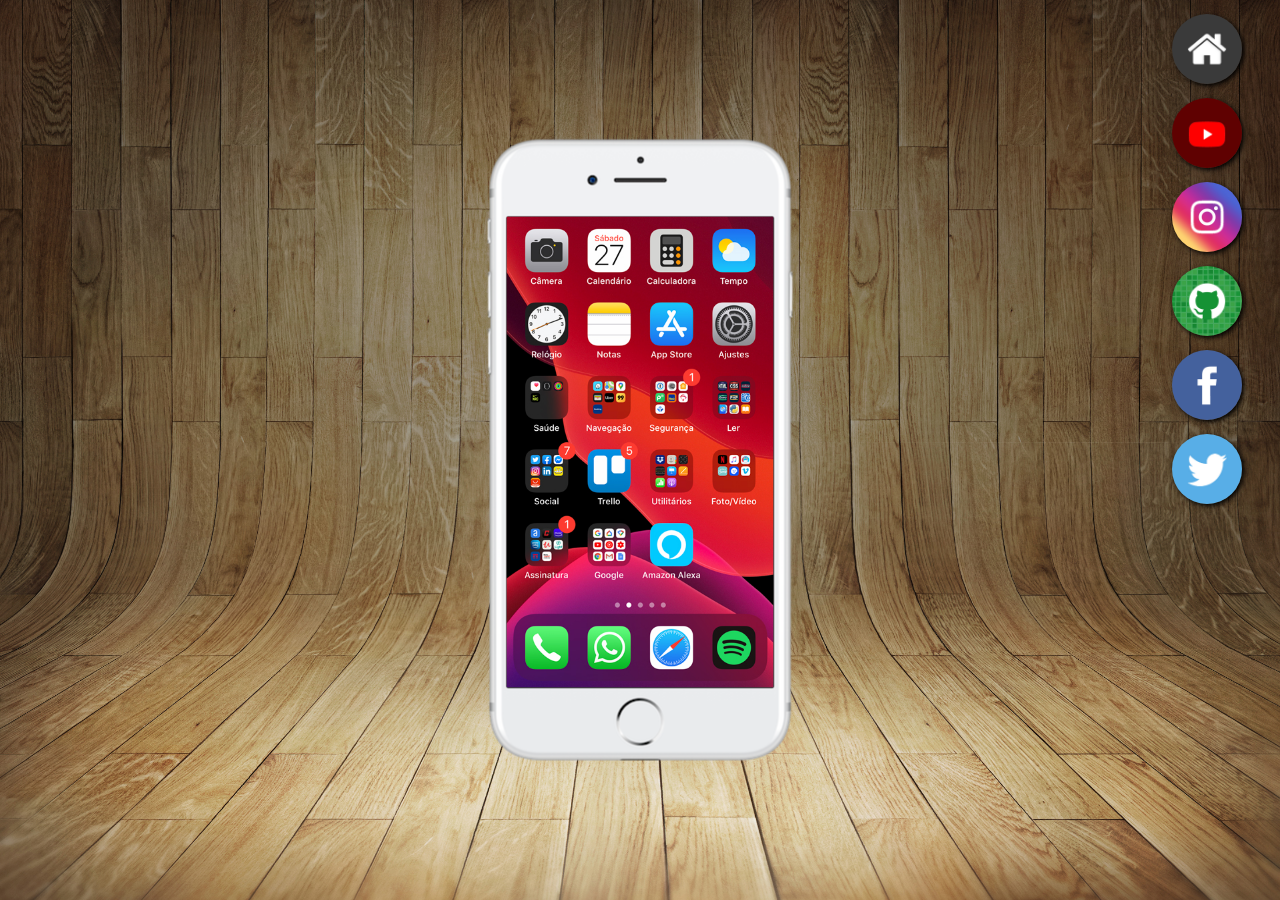
<file: index.html>
<!DOCTYPE html>
<html lang="pt-br">
<head>
    <meta charset="UTF-8">
    <meta http-equiv="X-UA-Compatible" content="IE=edge">
    <meta name="viewport" content="width=device-width, initial-scale=1.0">
    <title>Projeto Redes Sociais</title>
    <link rel="shortcut icon" href="favicon.ico" type="image/x-icon">
    <link rel="stylesheet" href="estilos/style.css">
</head>
<body>
    <main>
        <section id="telefone">
            <iframe src="home.html" name="tela" id="tela" frameborder="0">
                Seu nabegador não é compatível com isso.
            </iframe>
        </section>

        <section id="redes-sociais">
            <a href="home.html" target="tela"><img src="imagens/logo-home.jpg" alt=""></a>

            <a href="./telas/youtube.html" target="tela"><img src="imagens/logo-youtube.jpg" alt=""></a>

            <a href="./telas/instagram.html" target="tela"><img src="imagens/logo-instagram.jpg" alt=""></a>

            <a href="./telas/github.html" target="tela"><img src="imagens/logo-github.jpg" alt=""></a>

            <a href="./telas/facebook.html" target="tela"><img src="imagens/logo-facebook.jpg" alt=""></a>

            <a href="./telas/twitter.html" target="tela"><img src="imagens/logo-twitter.jpg" alt=""></a>
        </section>

        <section id="botao-home">
            <a href="home.html" target="tela">
                <img src="imagens/botao-home.png" alt="">
            </a>
        </section>
    </main>
</body>
</html>
</file>
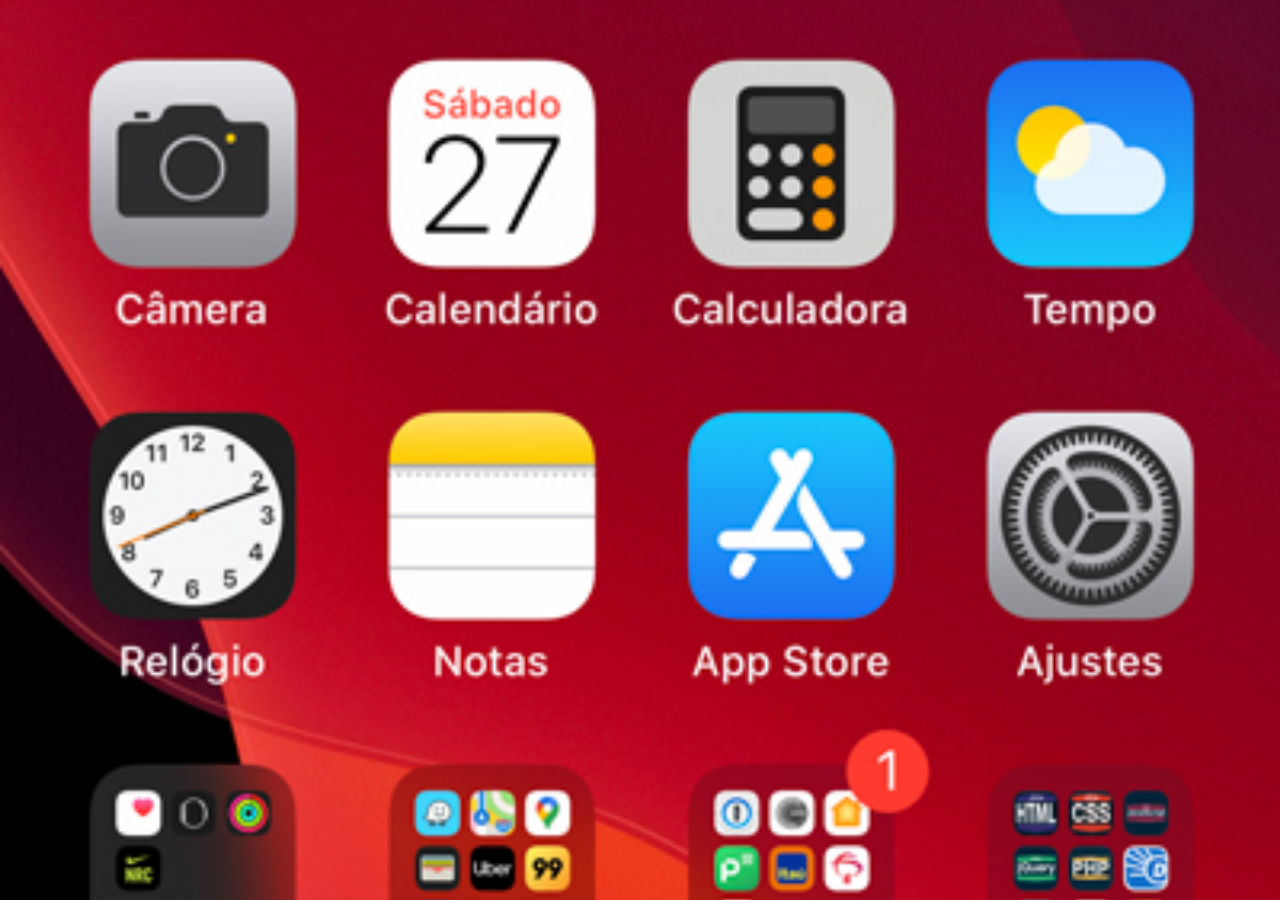
<file: home.html>
<!DOCTYPE html>
<html lang="pt-br">
<head>
    <meta charset="UTF-8">
    <meta http-equiv="X-UA-Compatible" content="IE=edge">
    <meta name="viewport" content="width=device-width, initial-scale=1.0">
    <title>Home</title>
    <style>
        * {
            padding: 0px;
            margin: 0px;
        }

        body {
            width: 100vw;
            height: 100vh;
            background: url('imagens/tela-home.jpg') no-repeat top center;
            background-size: cover;
        }
    </style>
</head>
<body>
    
</body>
</html>
</file>
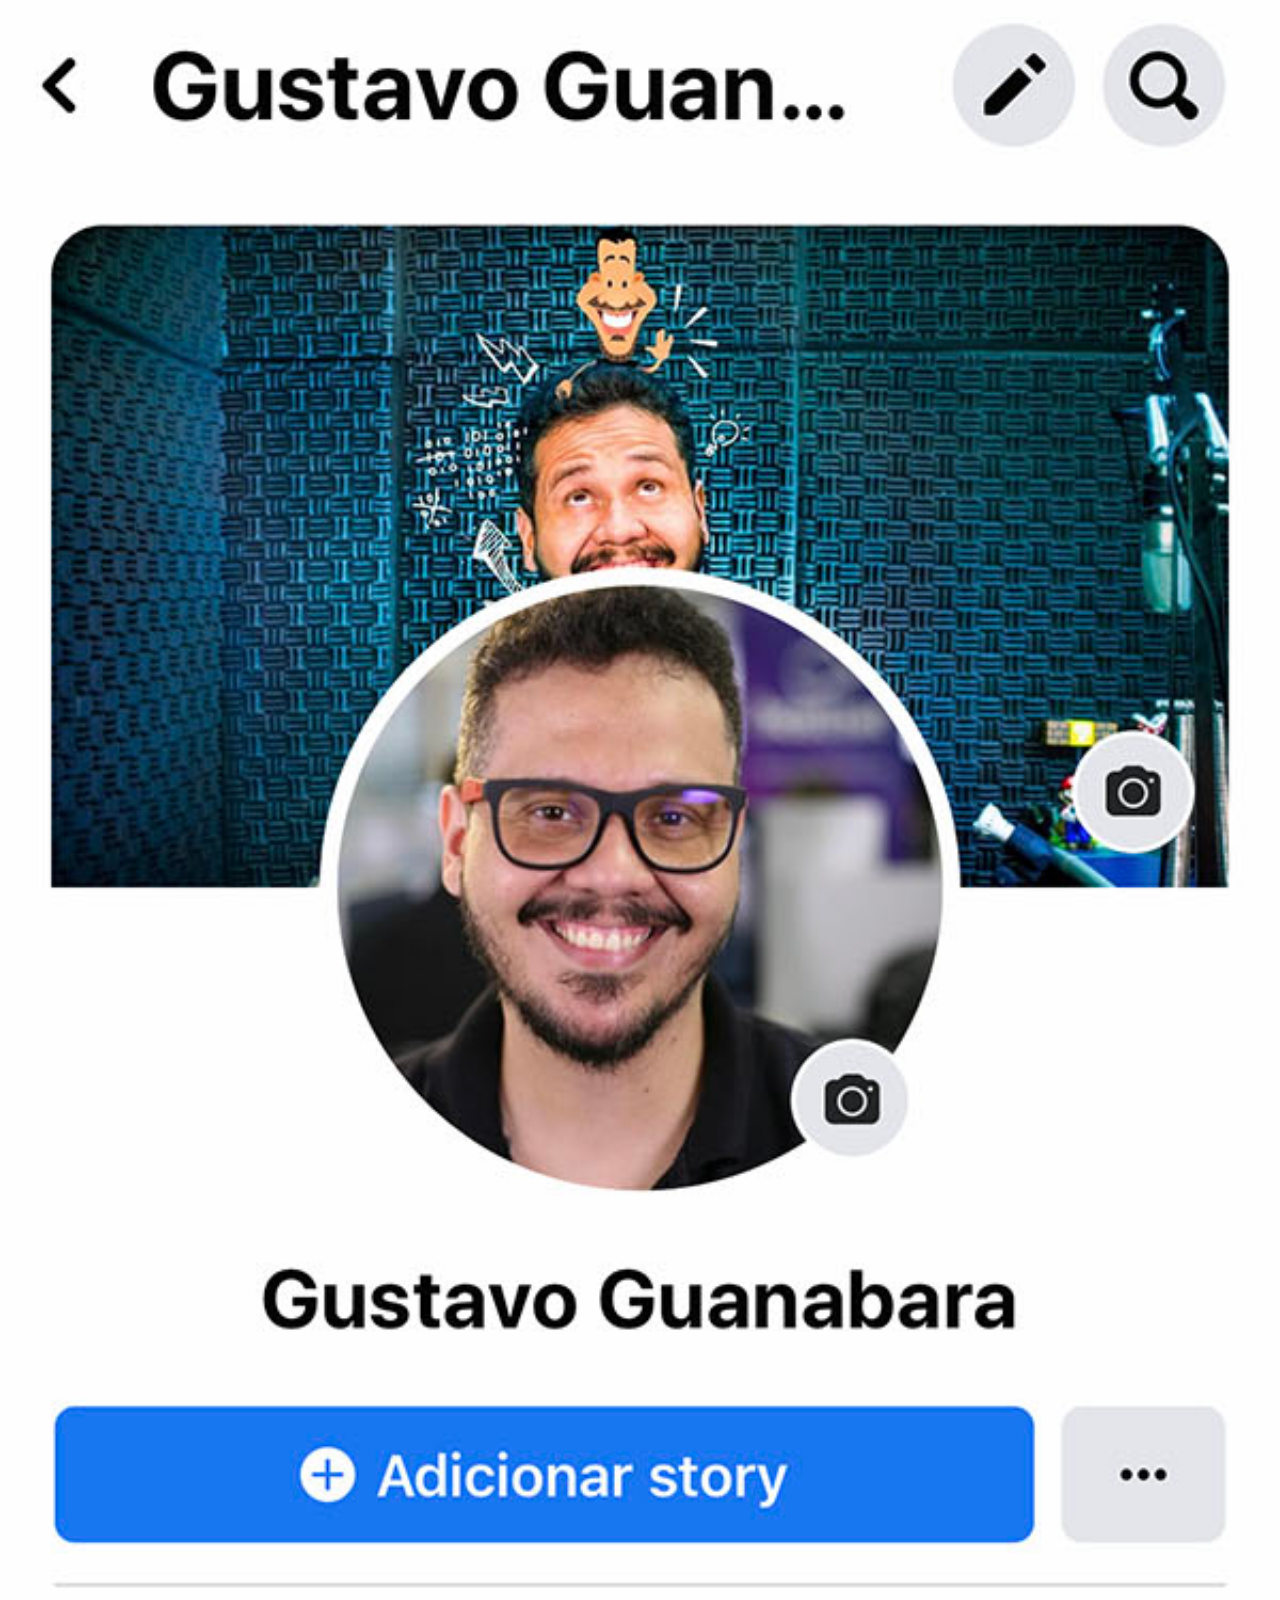
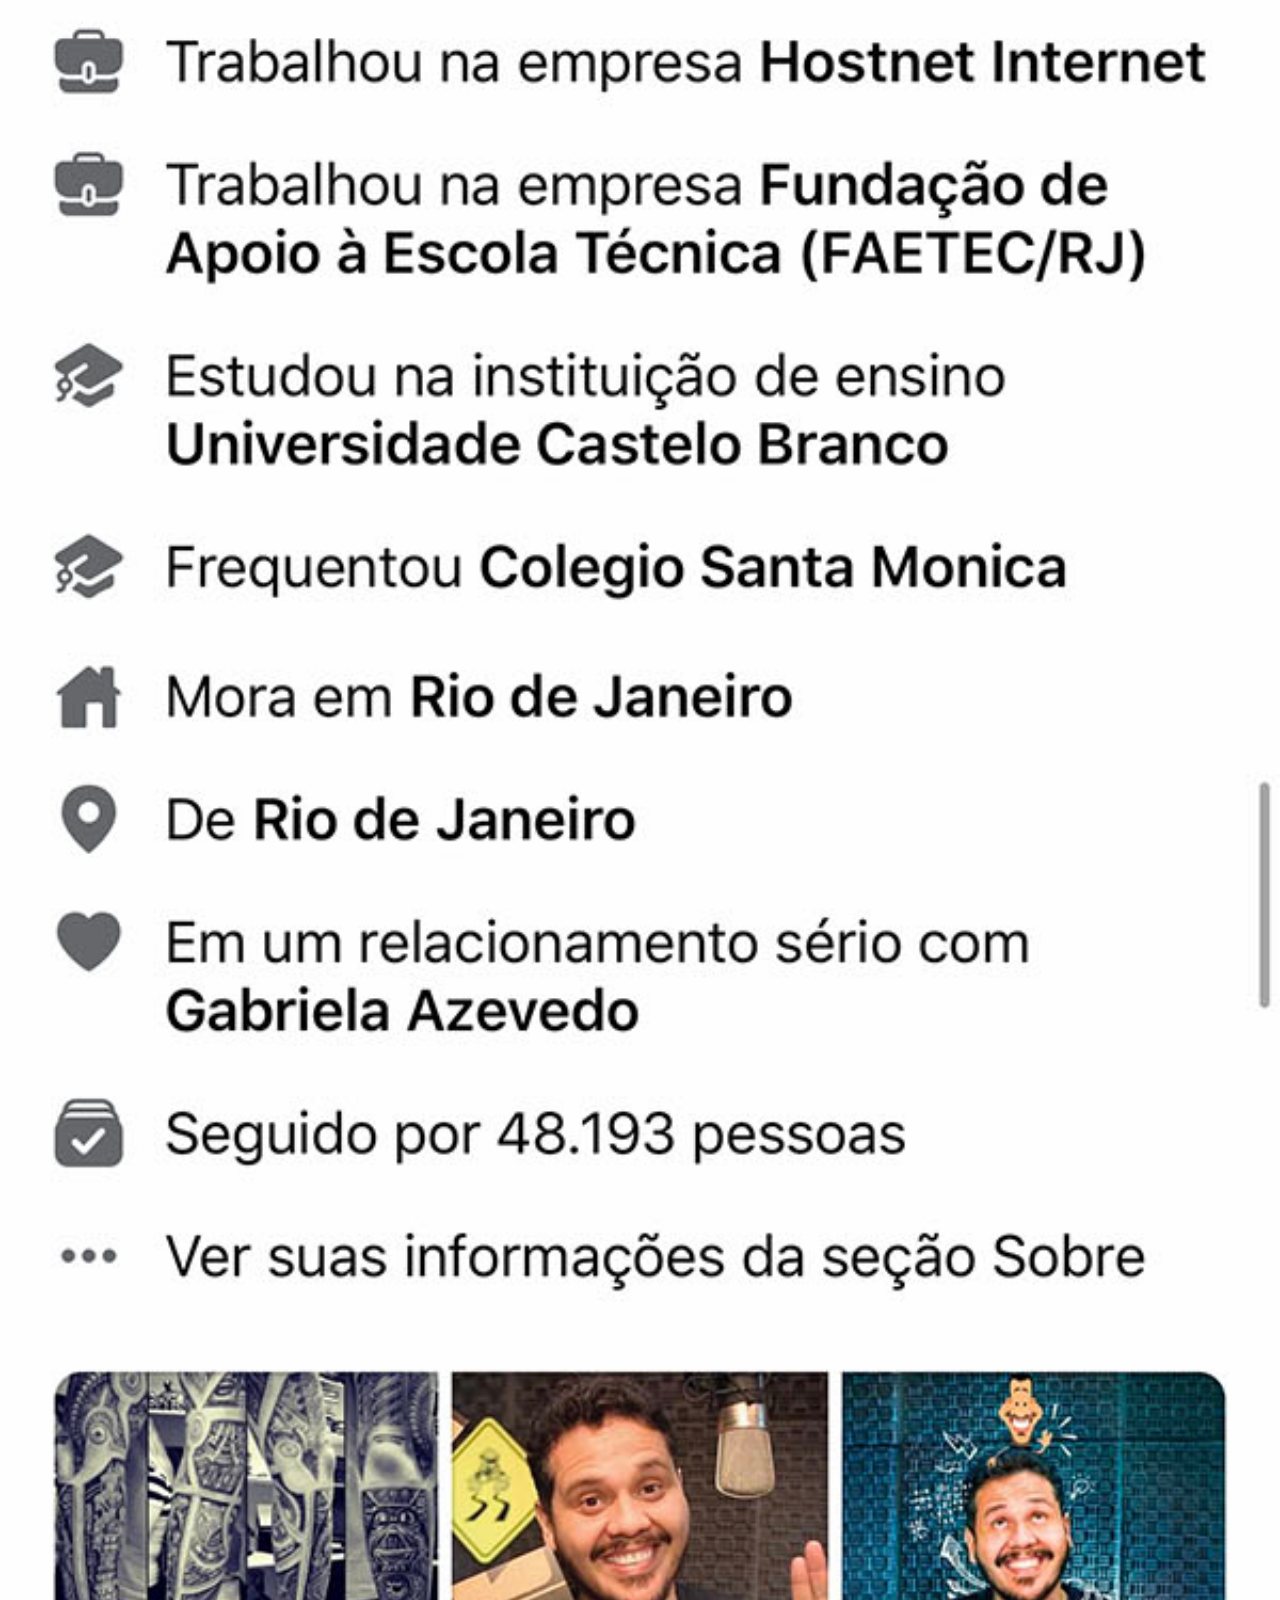
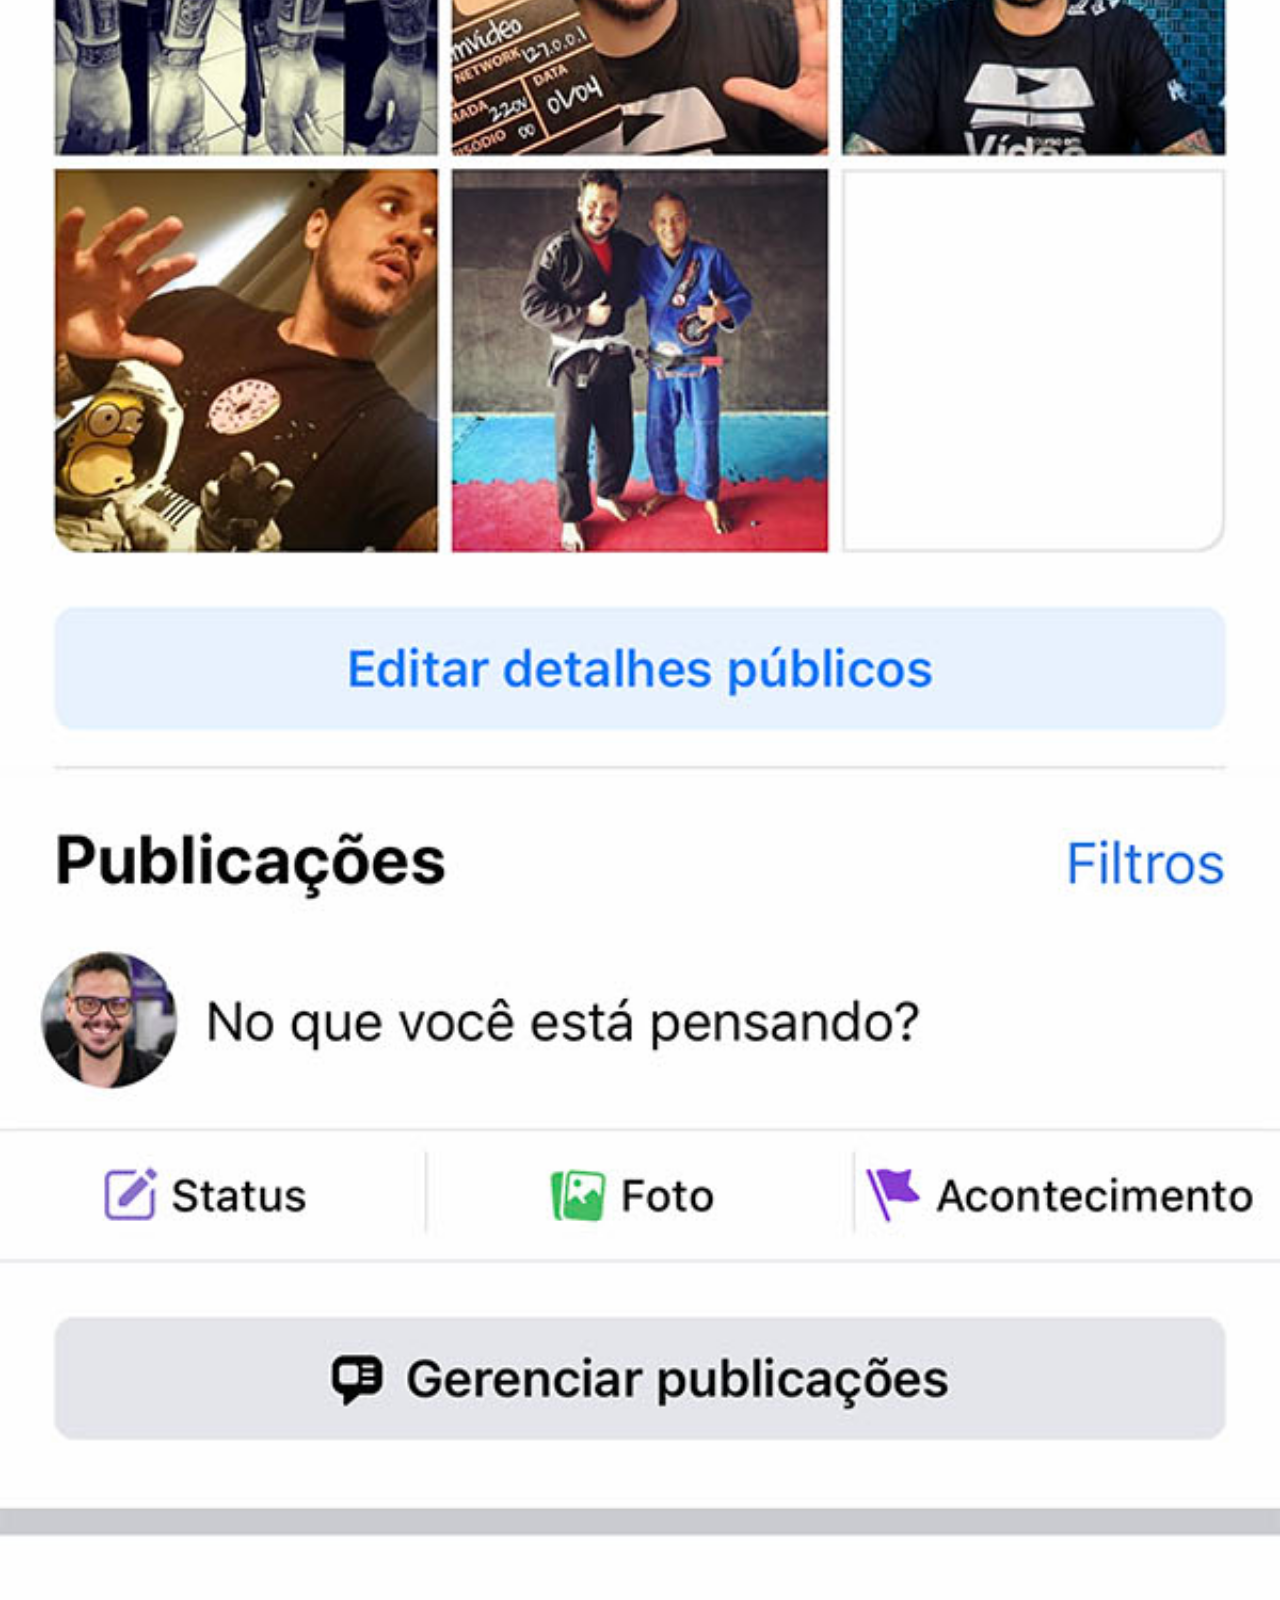
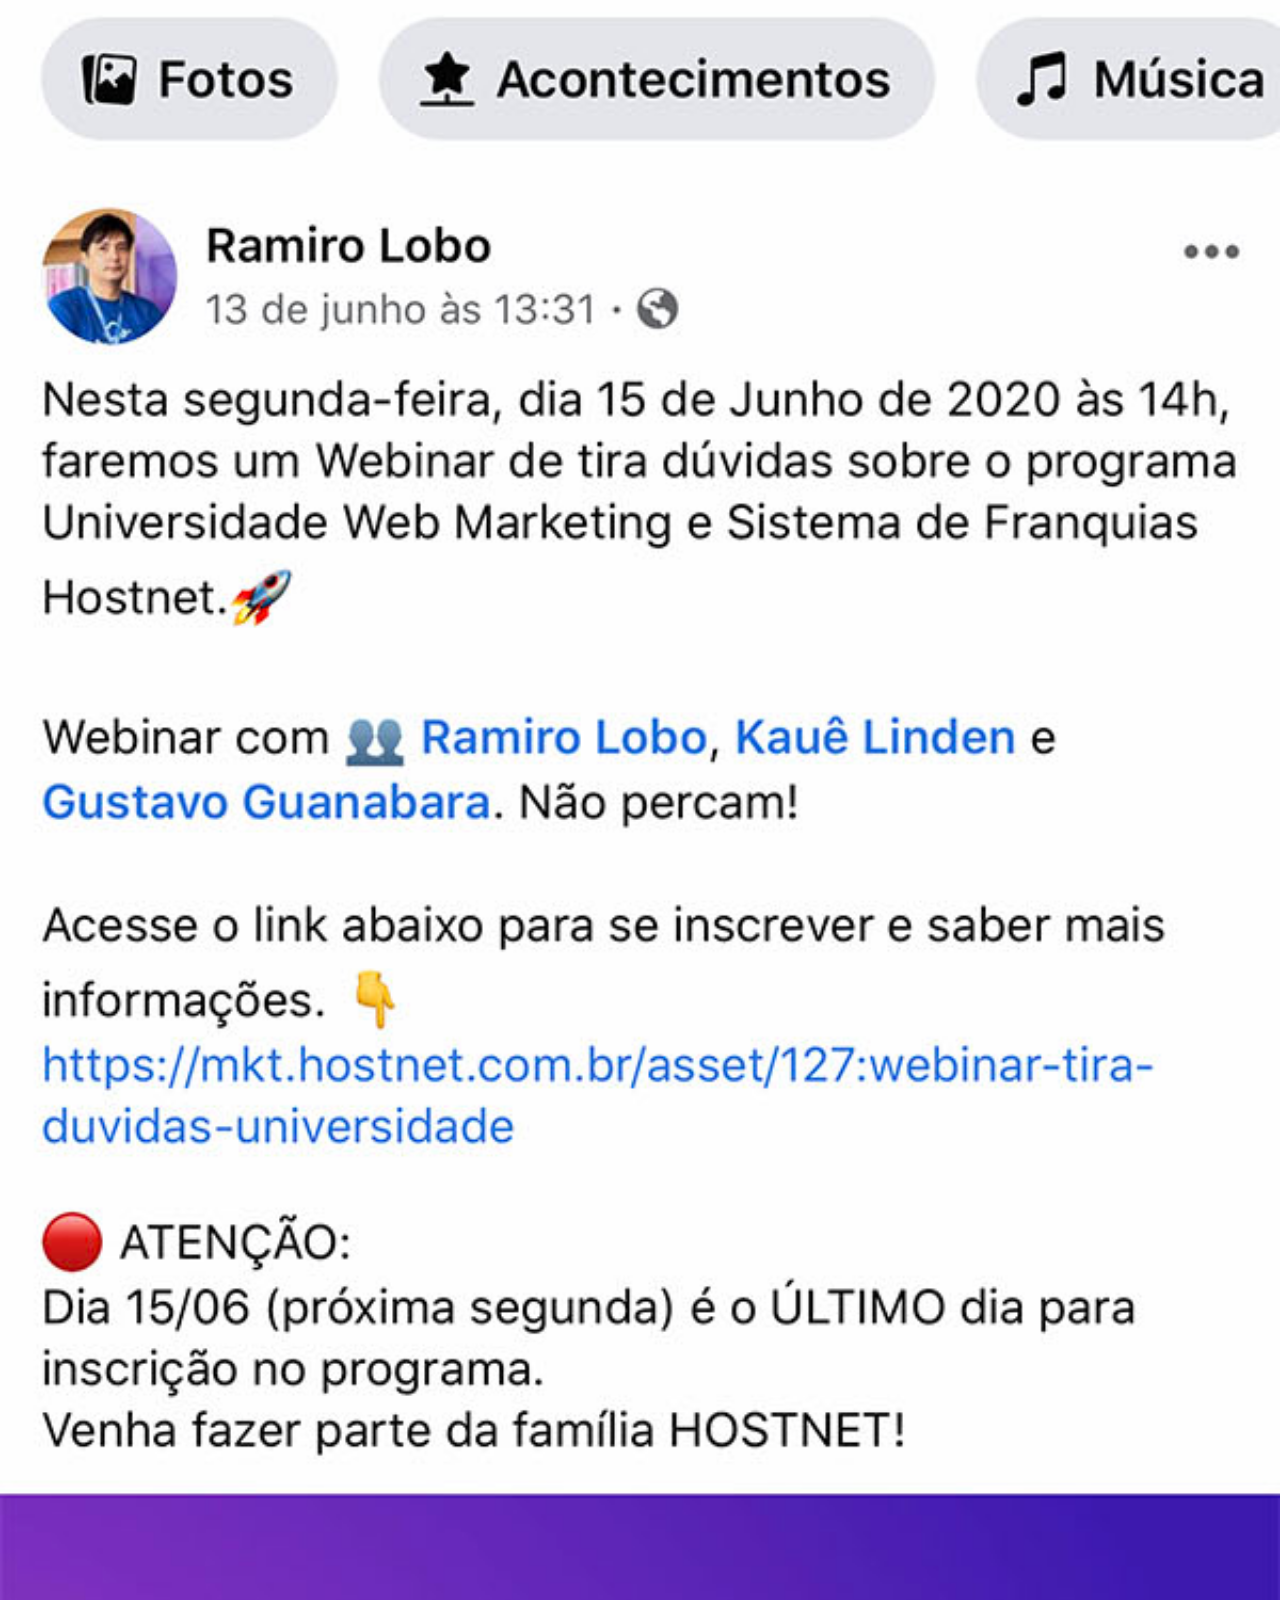
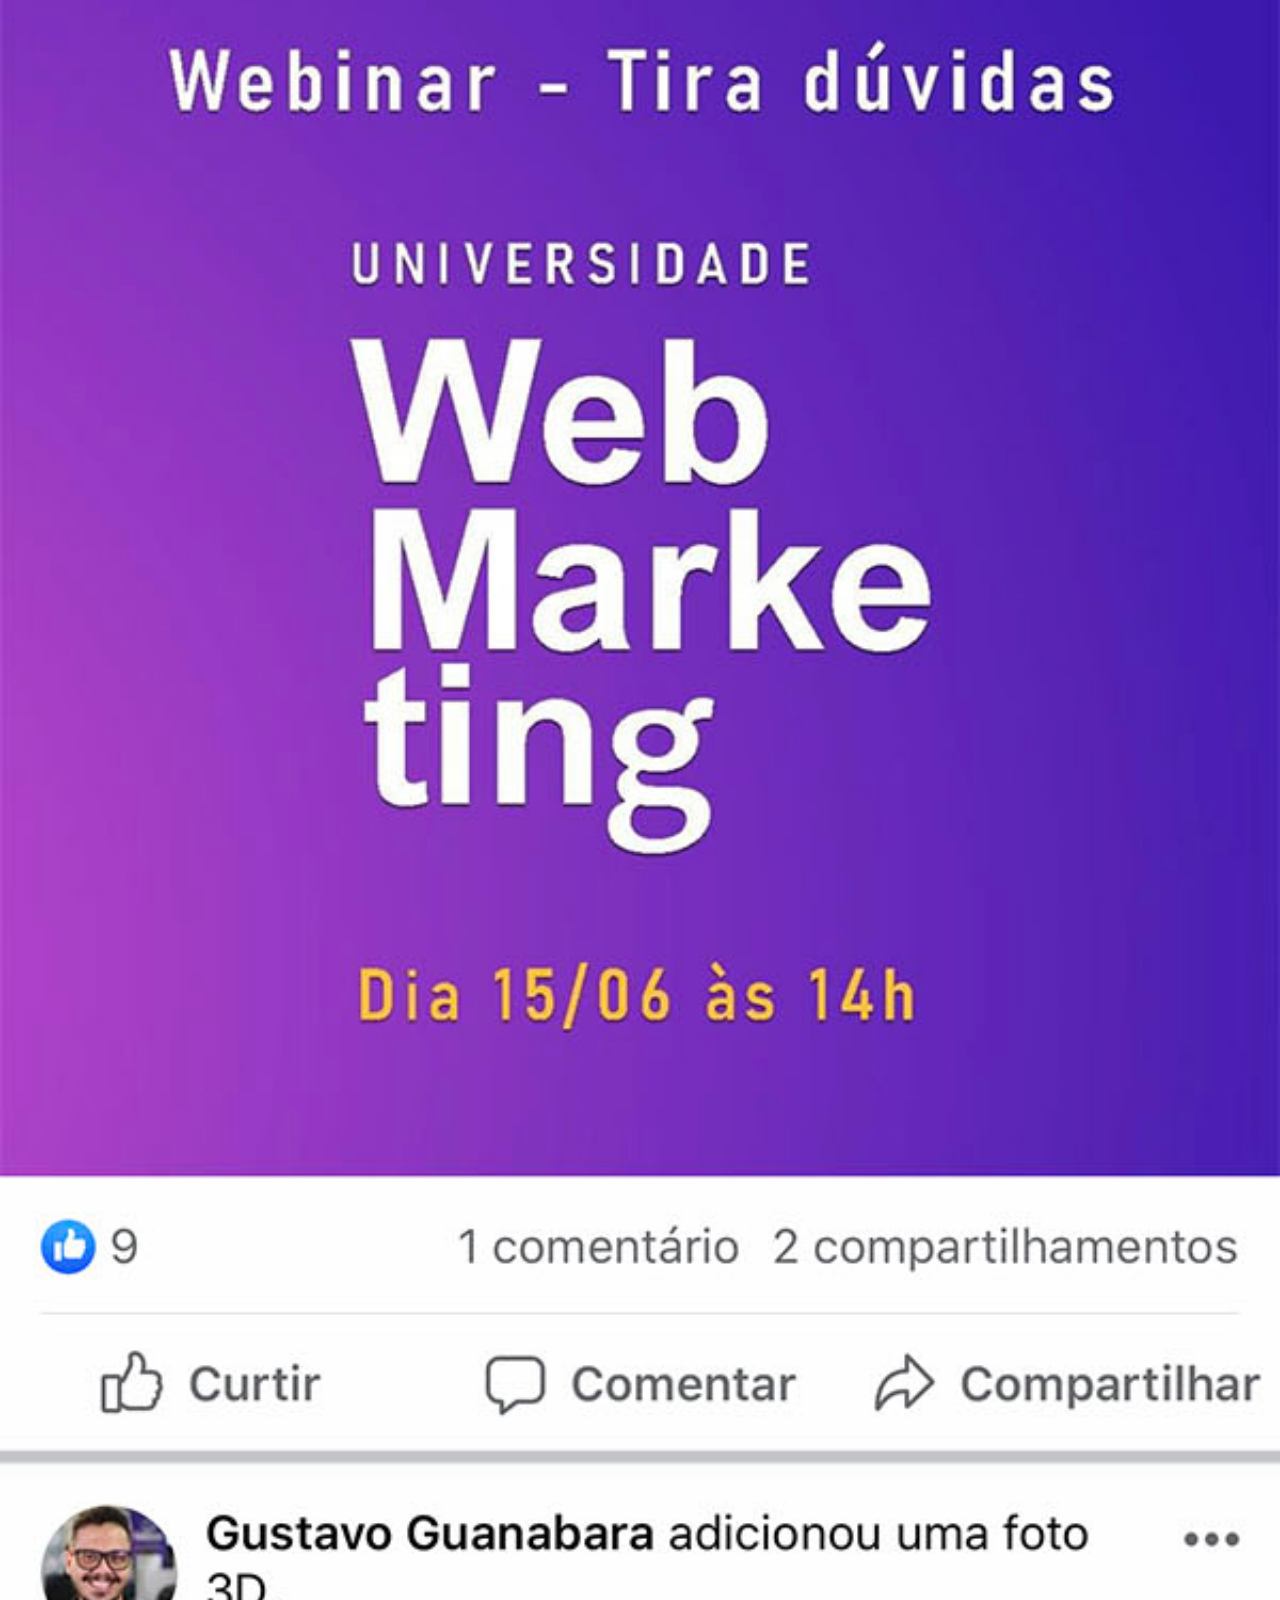
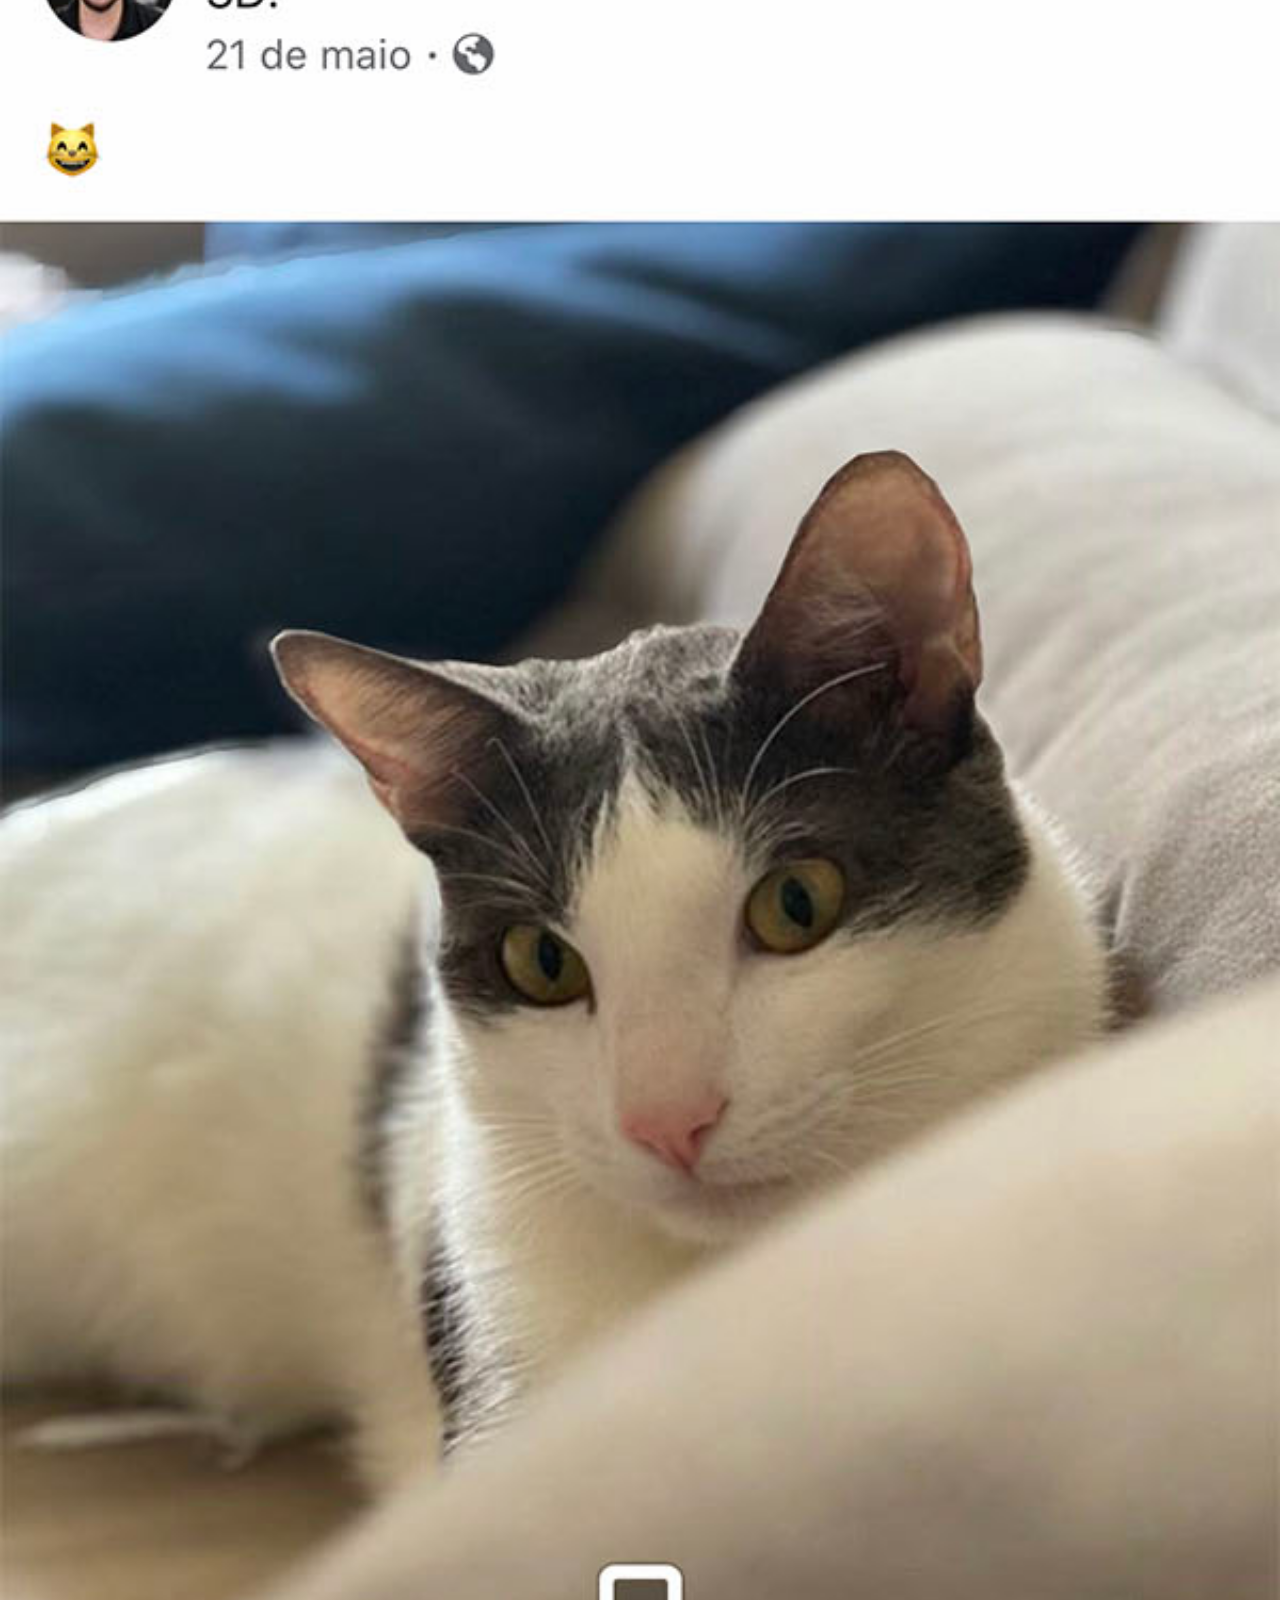
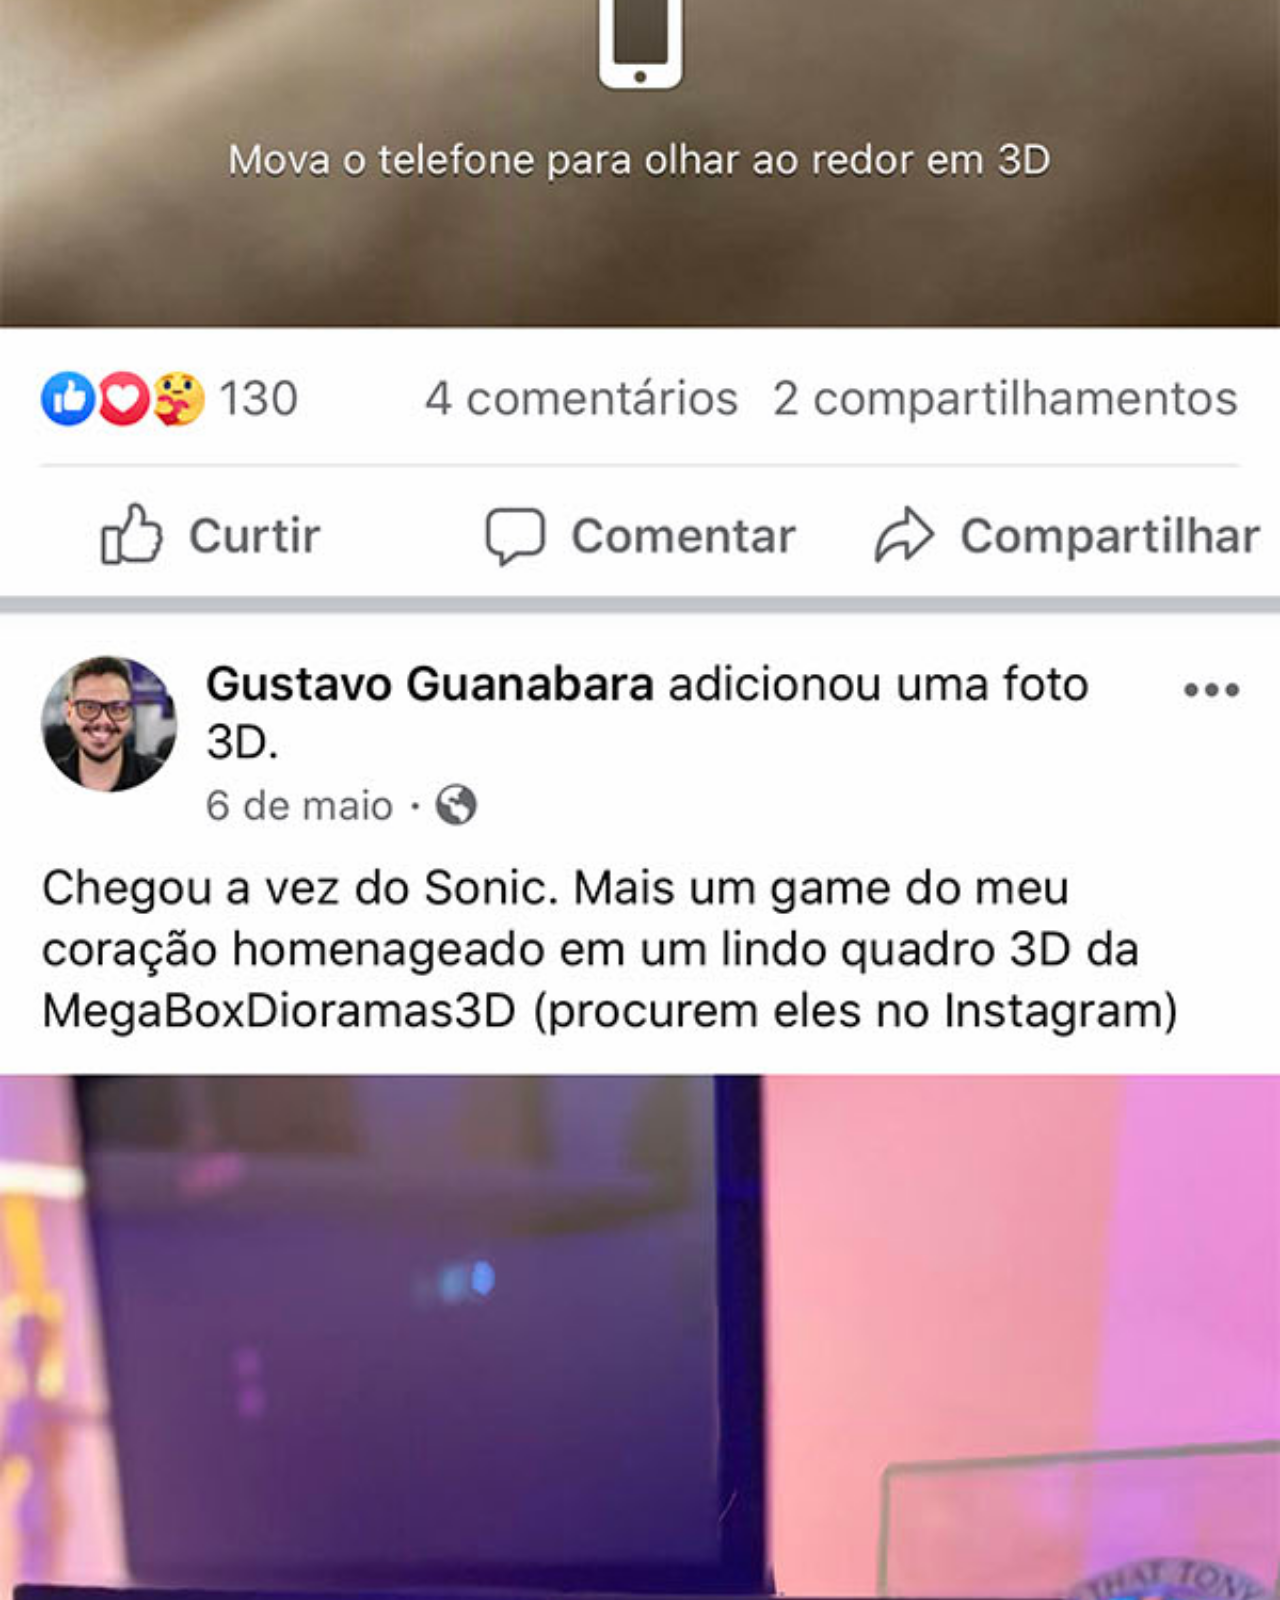
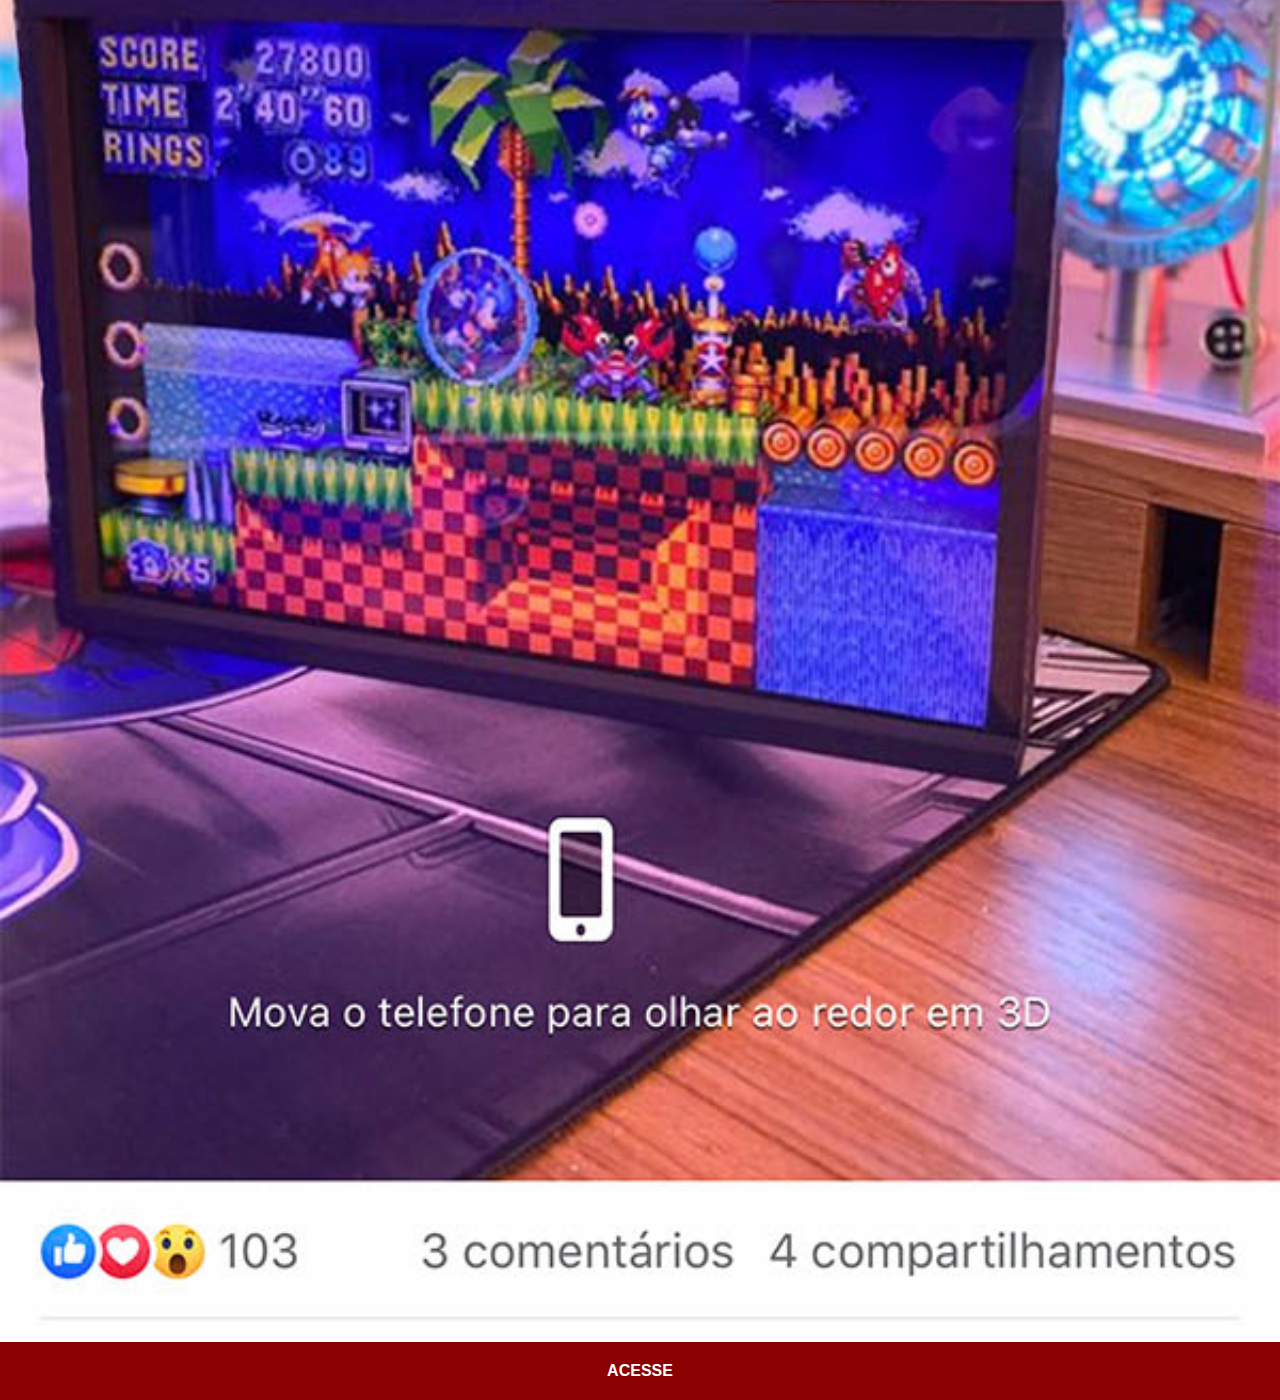
<file: telas/facebook.html>
<!DOCTYPE html>
<html lang="pt-br">
<head>
    <meta charset="UTF-8">
    <meta http-equiv="X-UA-Compatible" content="IE=edge">
    <meta name="viewport" content="width=device-width, initial-scale=1.0">
    <title>Youtube</title>
    <link rel="stylesheet" href="../estilos/social.css">
</head>
<body>
    <img src="../imagens/tela-facebook.jpg" alt="Youtube">
    <a href="https://www.youtube.com/@CursoemVideo/playlists" target="_blank">ACESSE</a>
</body>
</html>
</file>
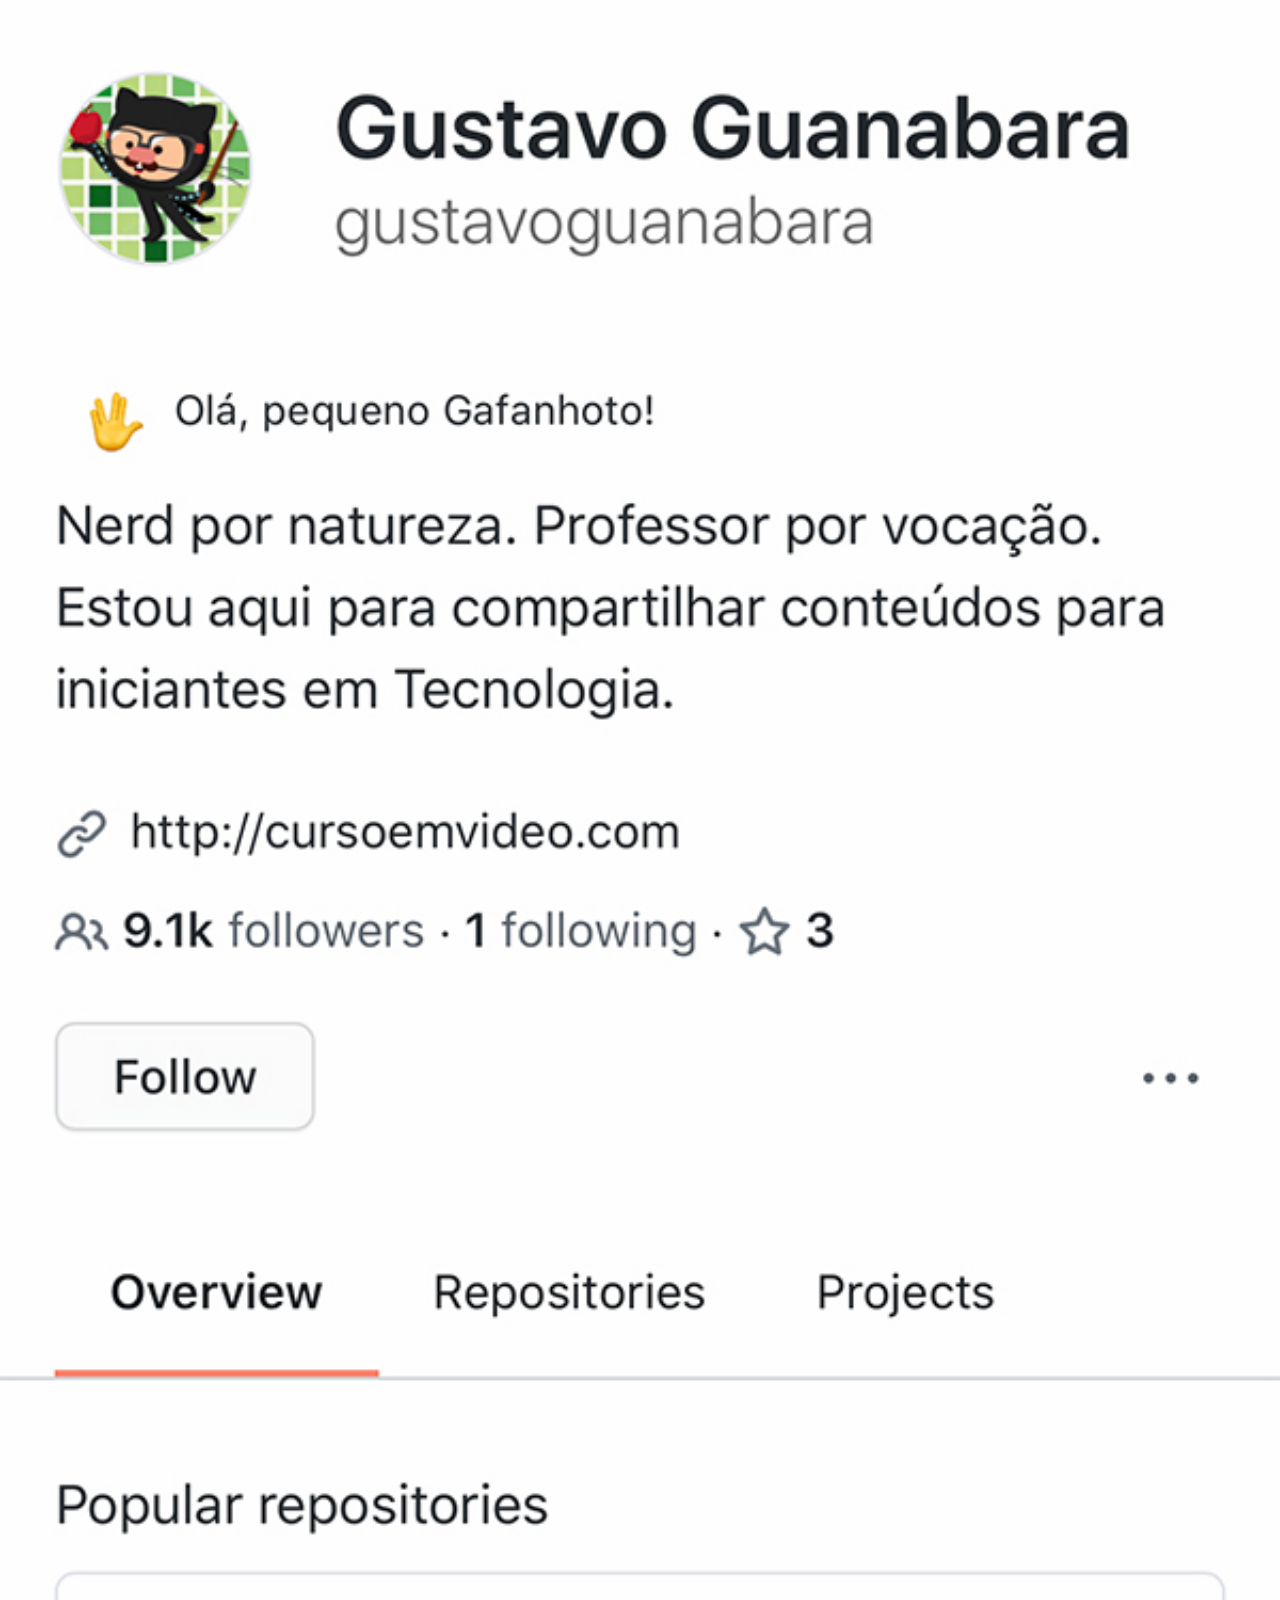
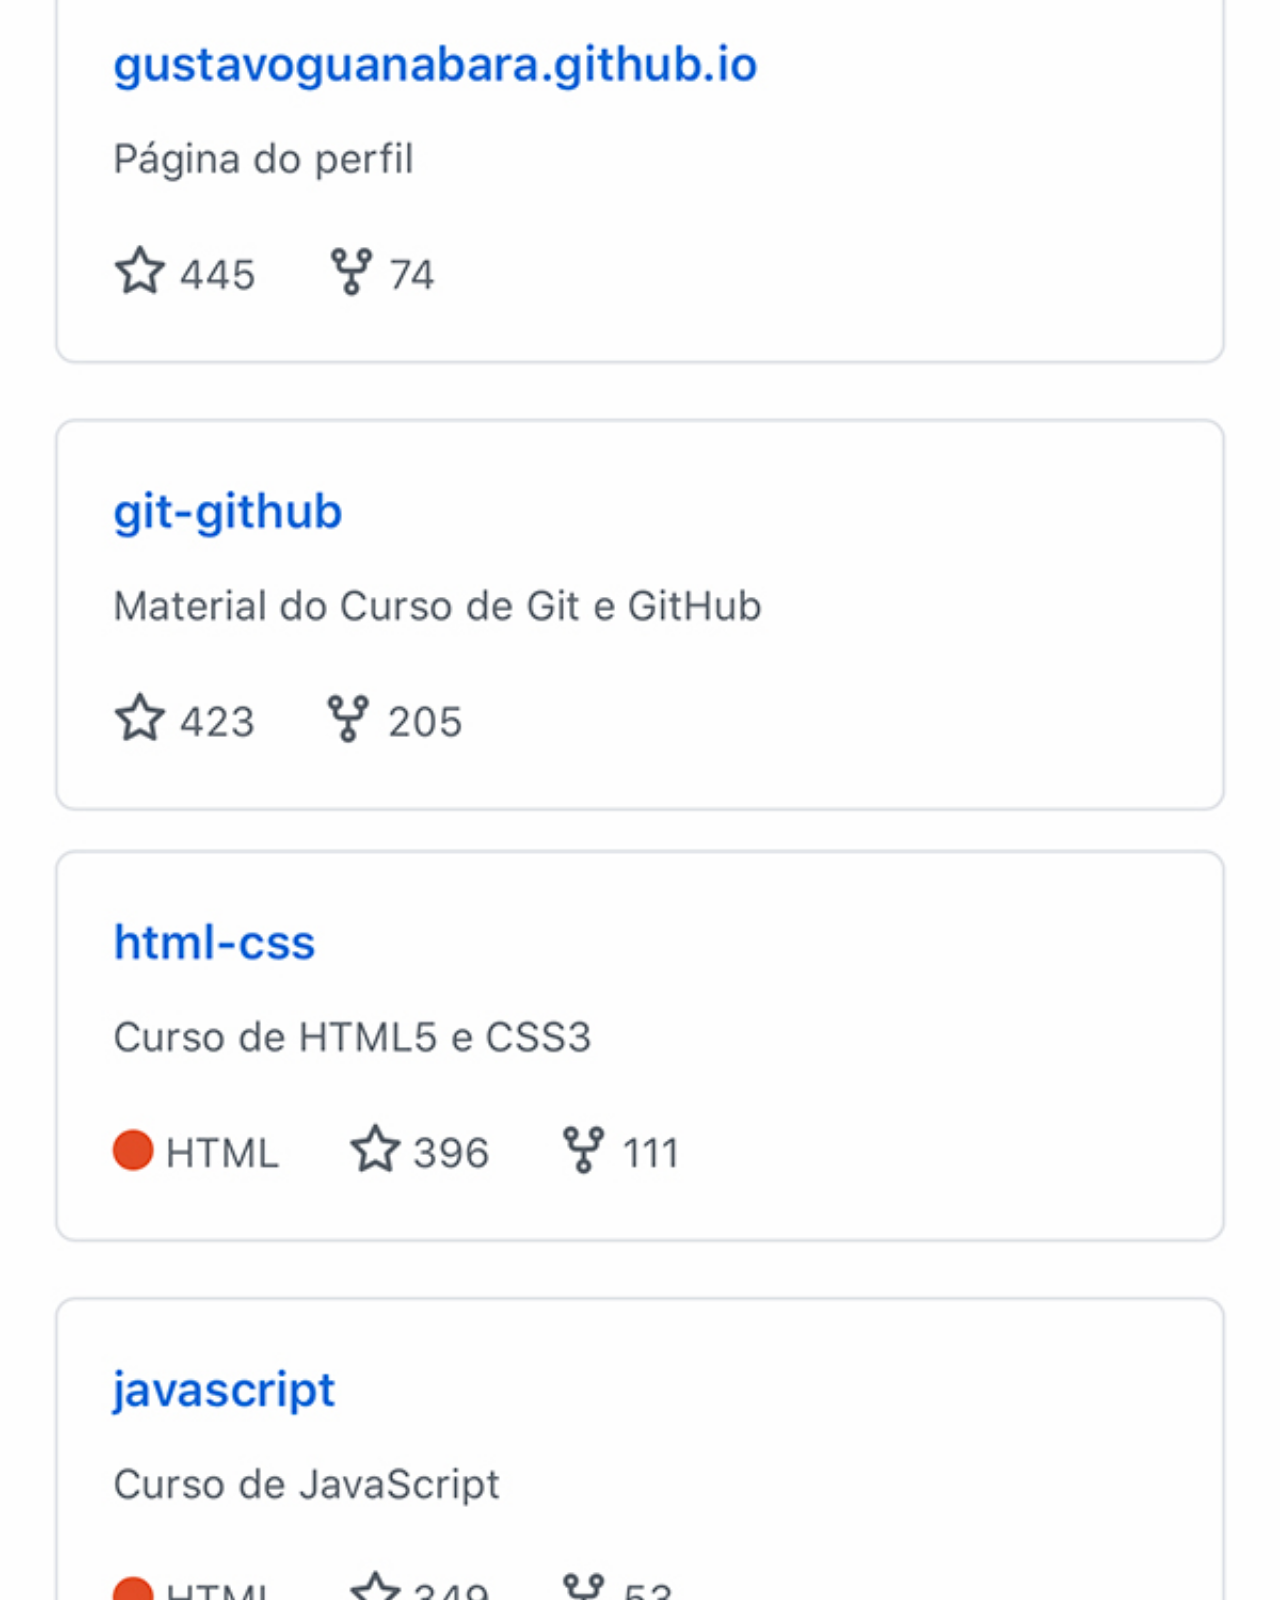
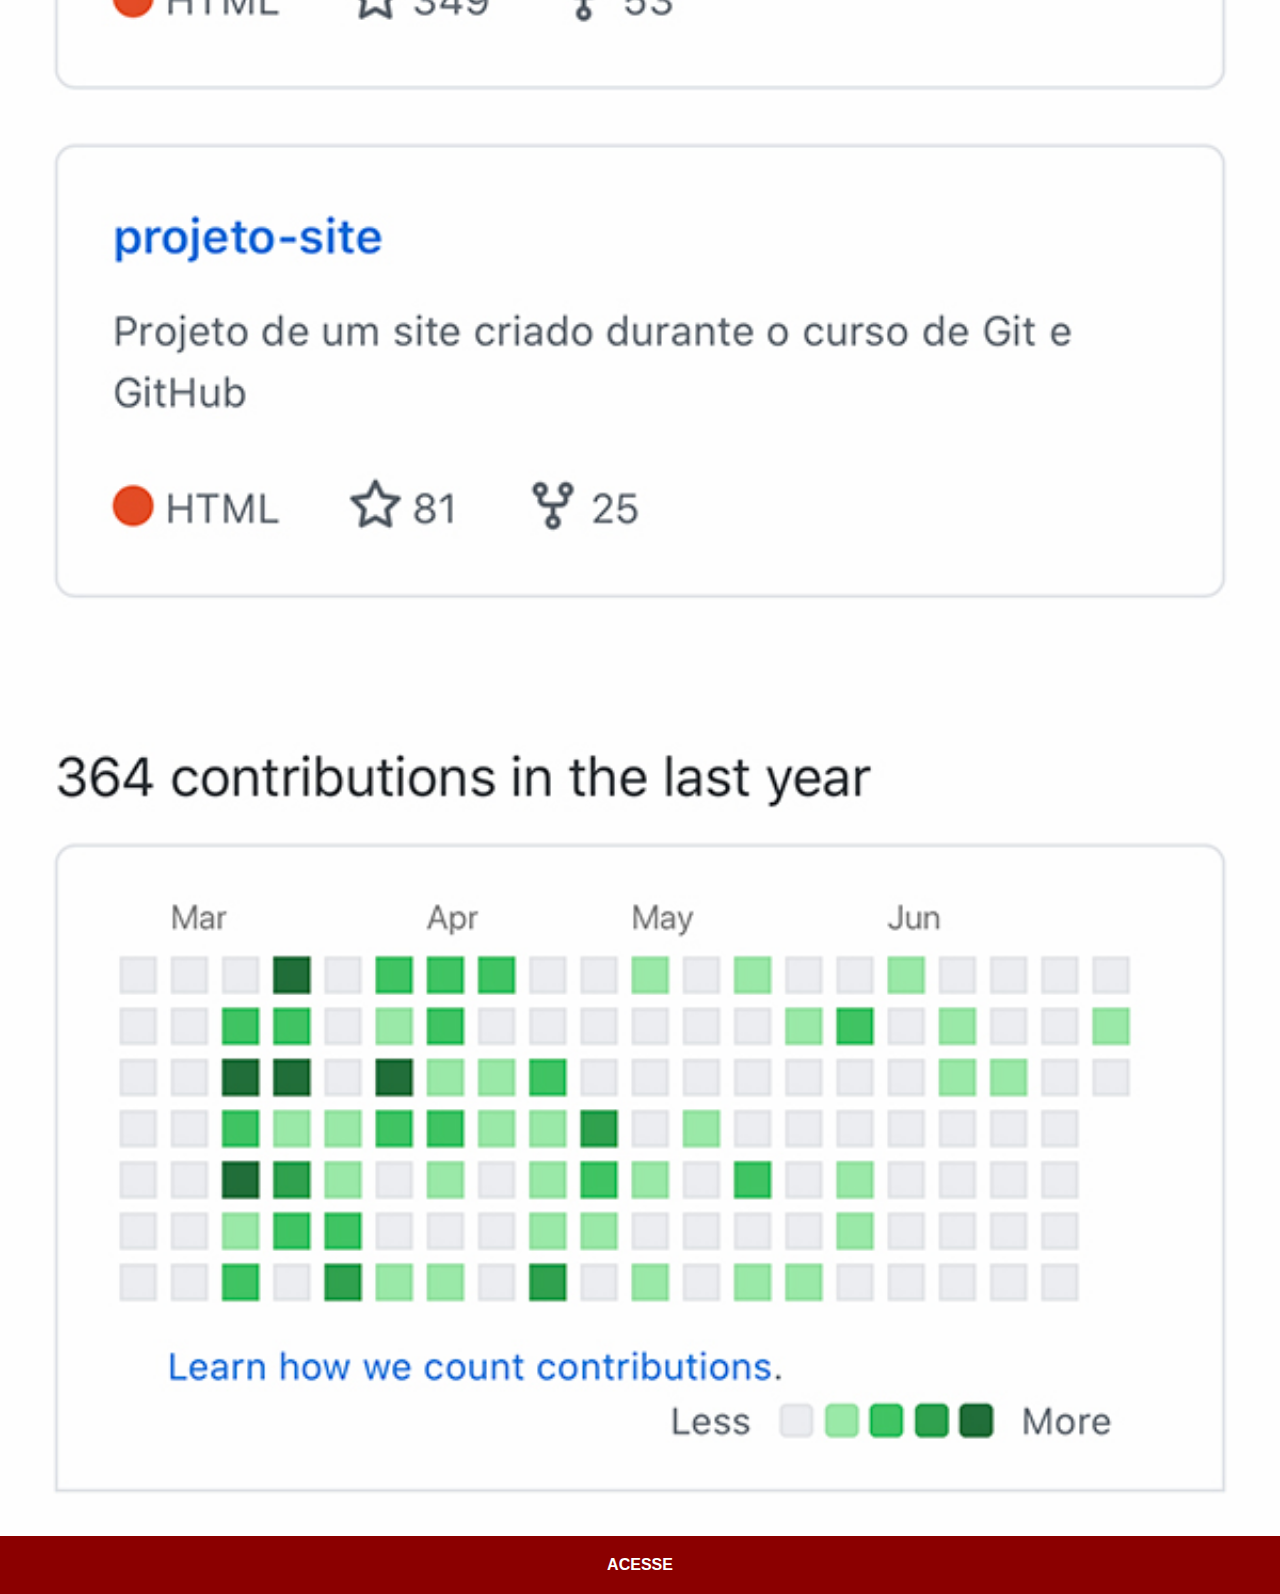
<file: telas/github.html>
<!DOCTYPE html>
<html lang="pt-br">
<head>
    <meta charset="UTF-8">
    <meta http-equiv="X-UA-Compatible" content="IE=edge">
    <meta name="viewport" content="width=device-width, initial-scale=1.0">
    <title>Youtube</title>
    <link rel="stylesheet" href="../estilos/social.css">
</head>
<body>
    <img src="../imagens/tela-github.jpg" alt="Youtube">
    <a href="https://www.youtube.com/@CursoemVideo/playlists" target="_blank">ACESSE</a>
</body>
</html>
</file>
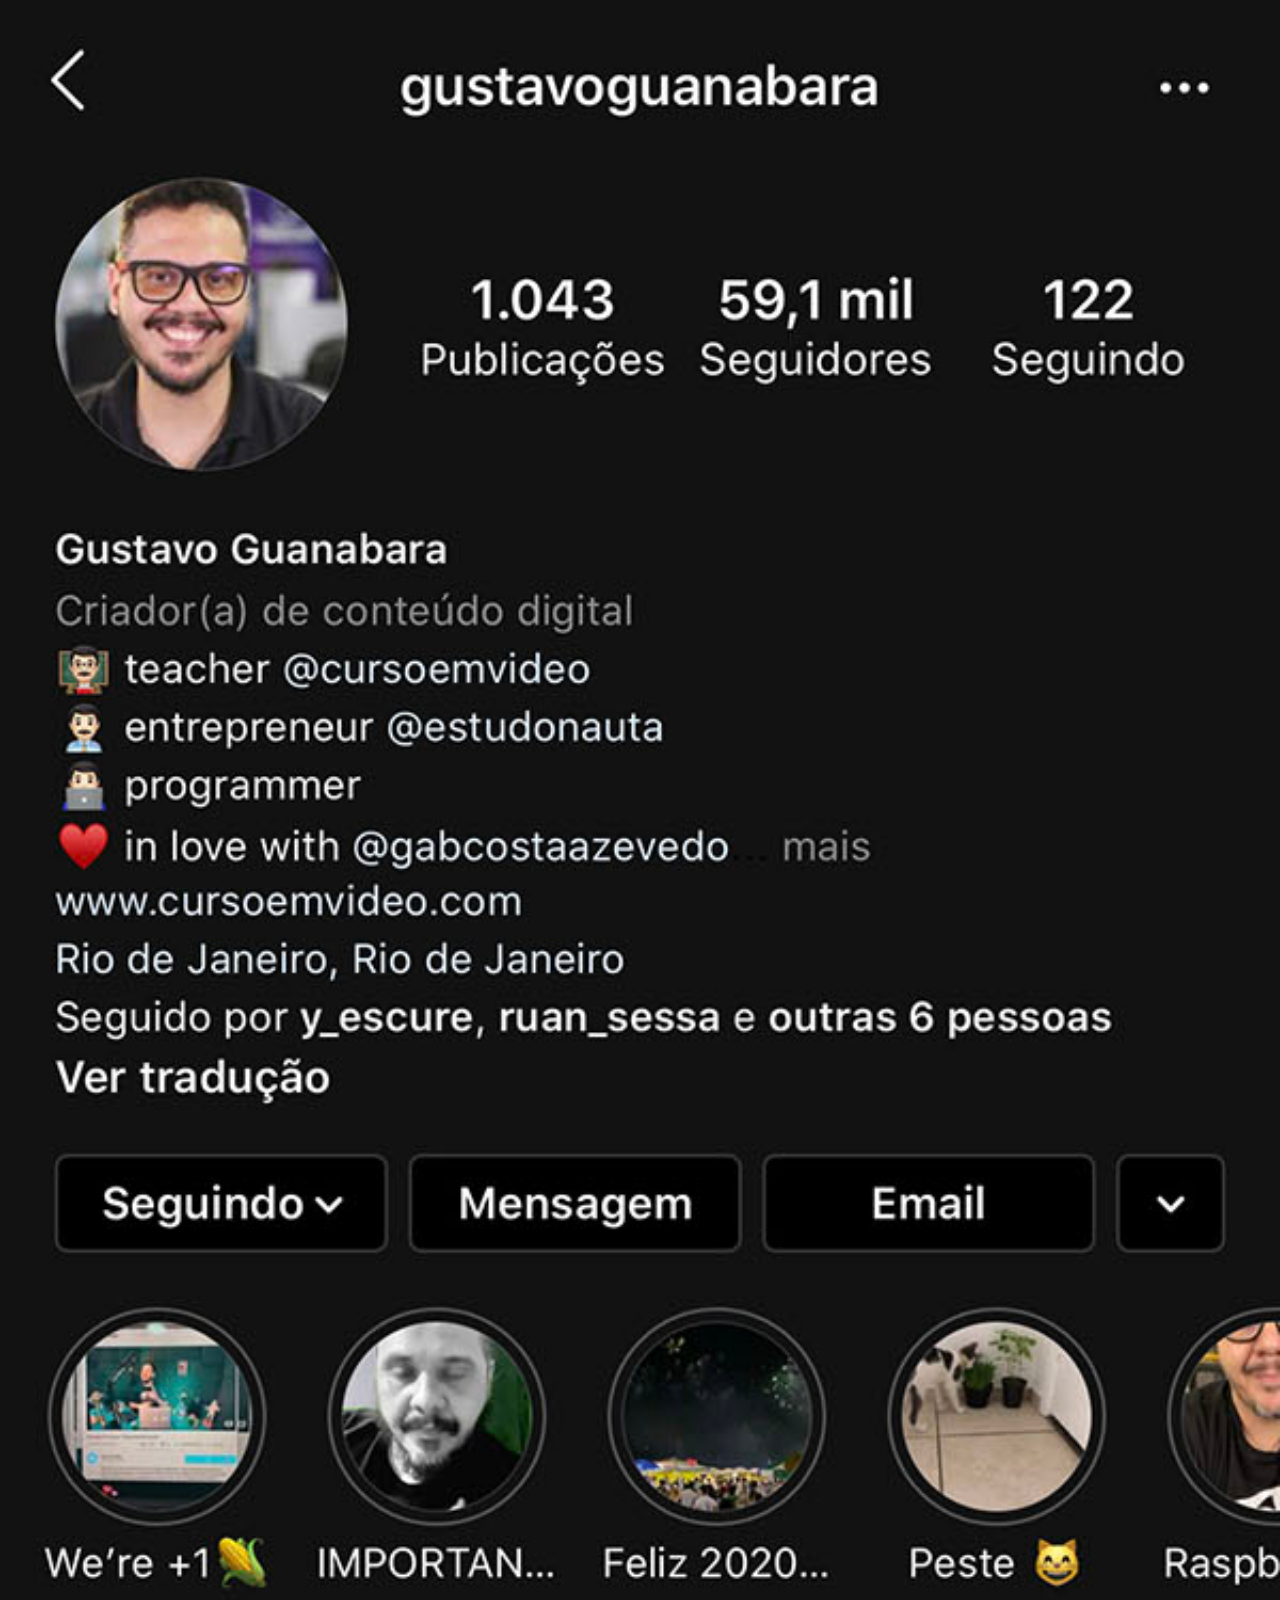
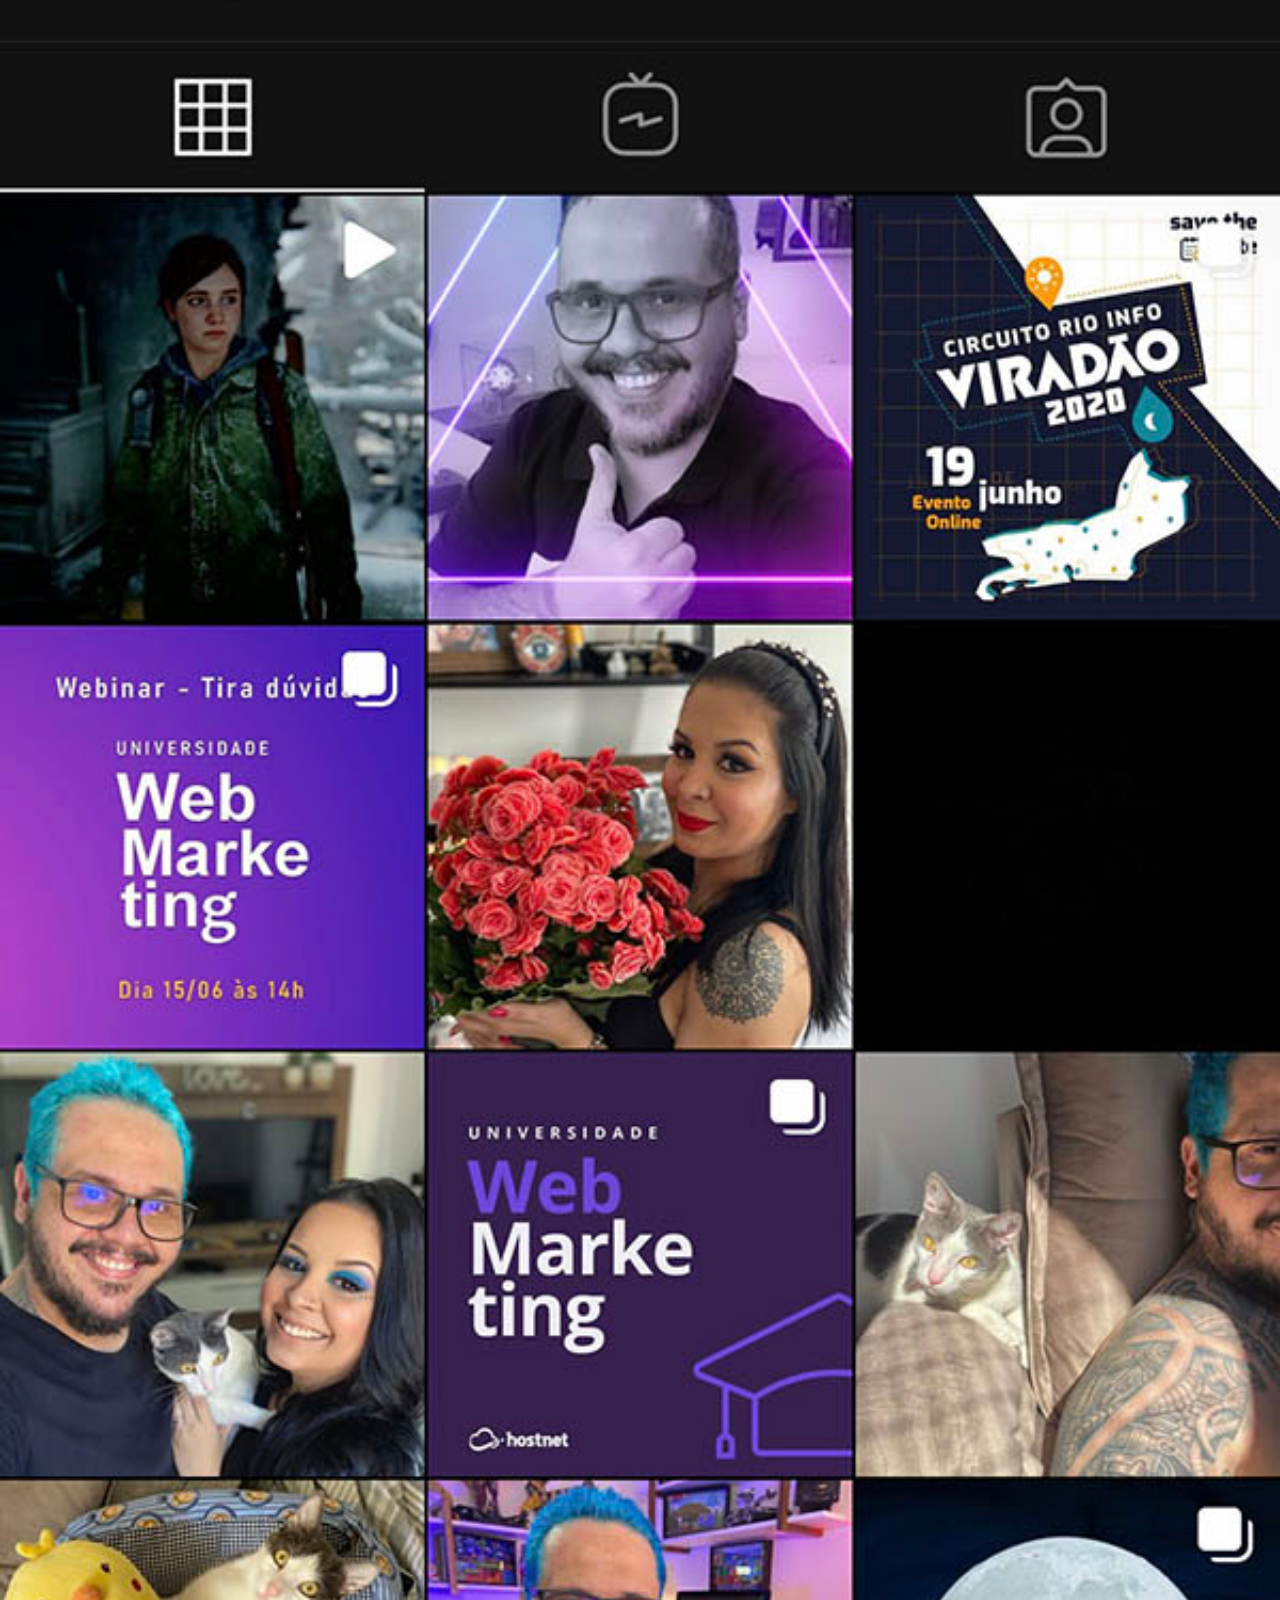
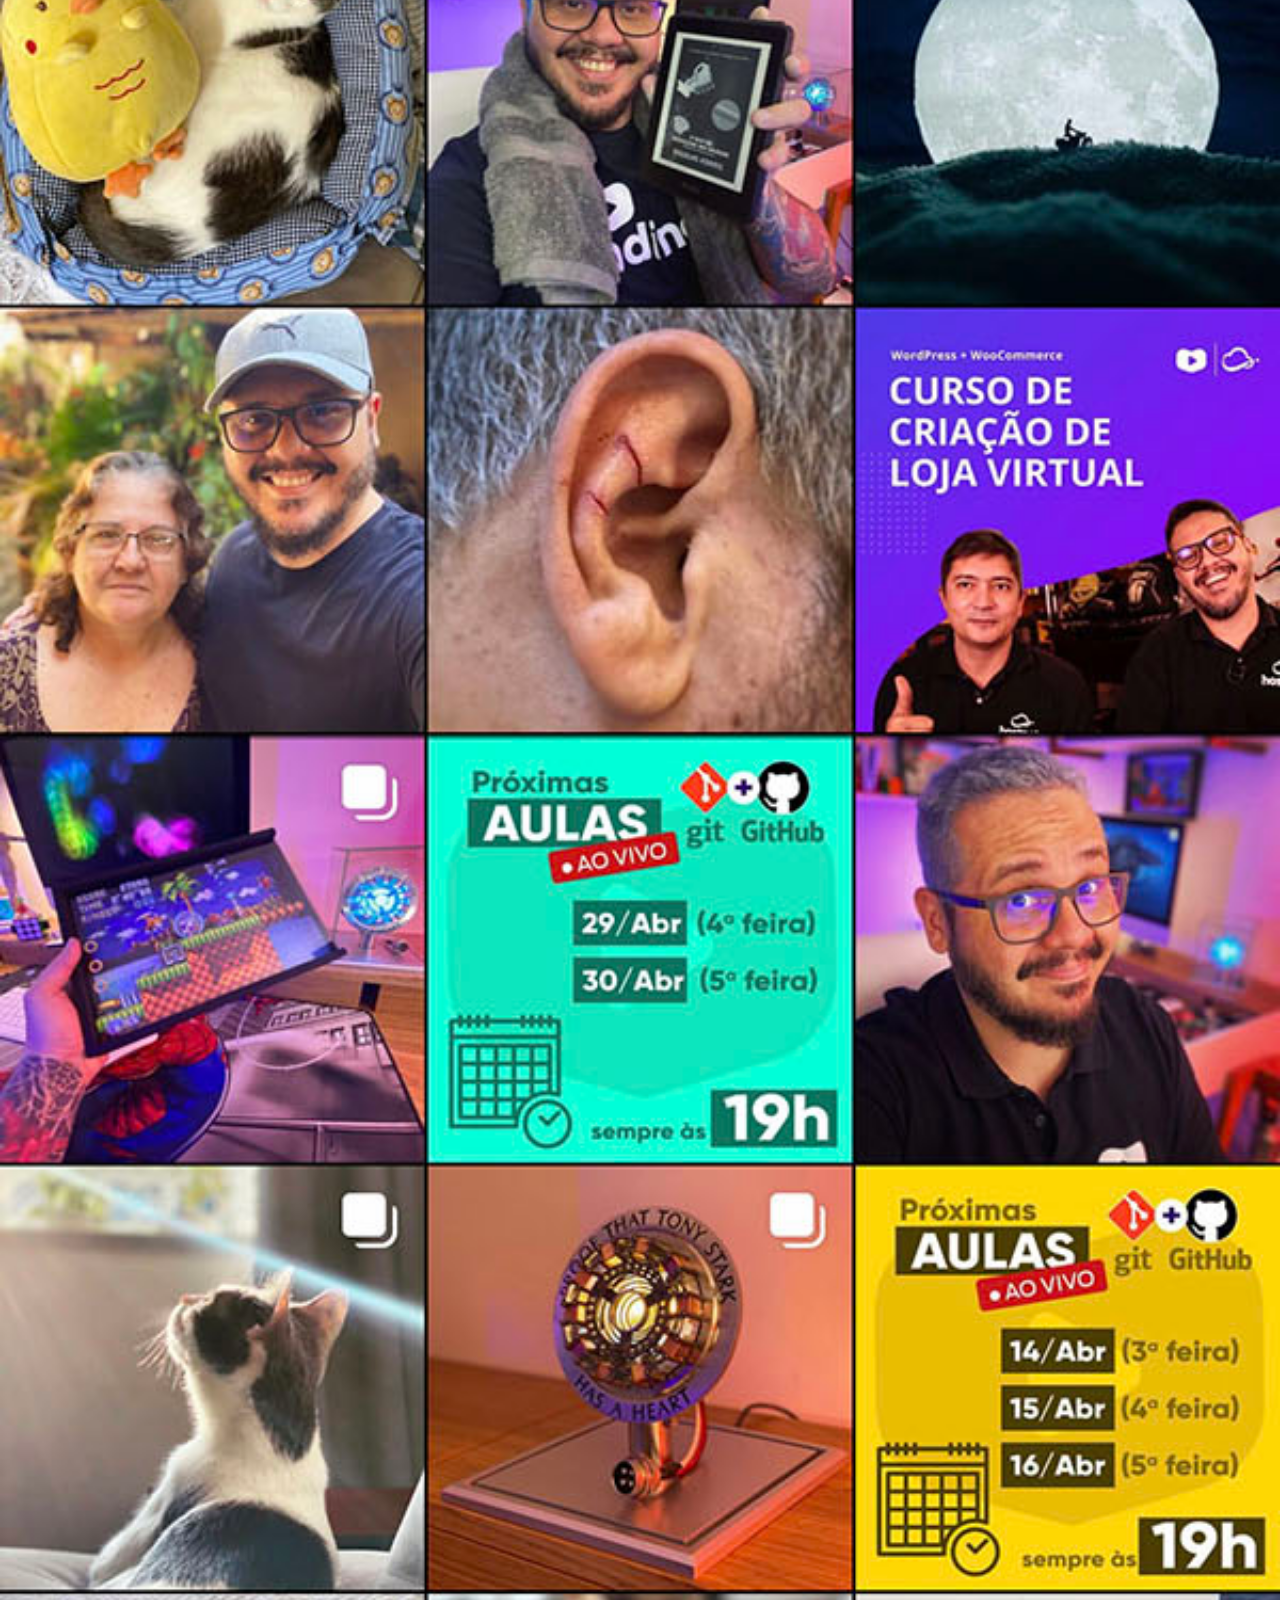
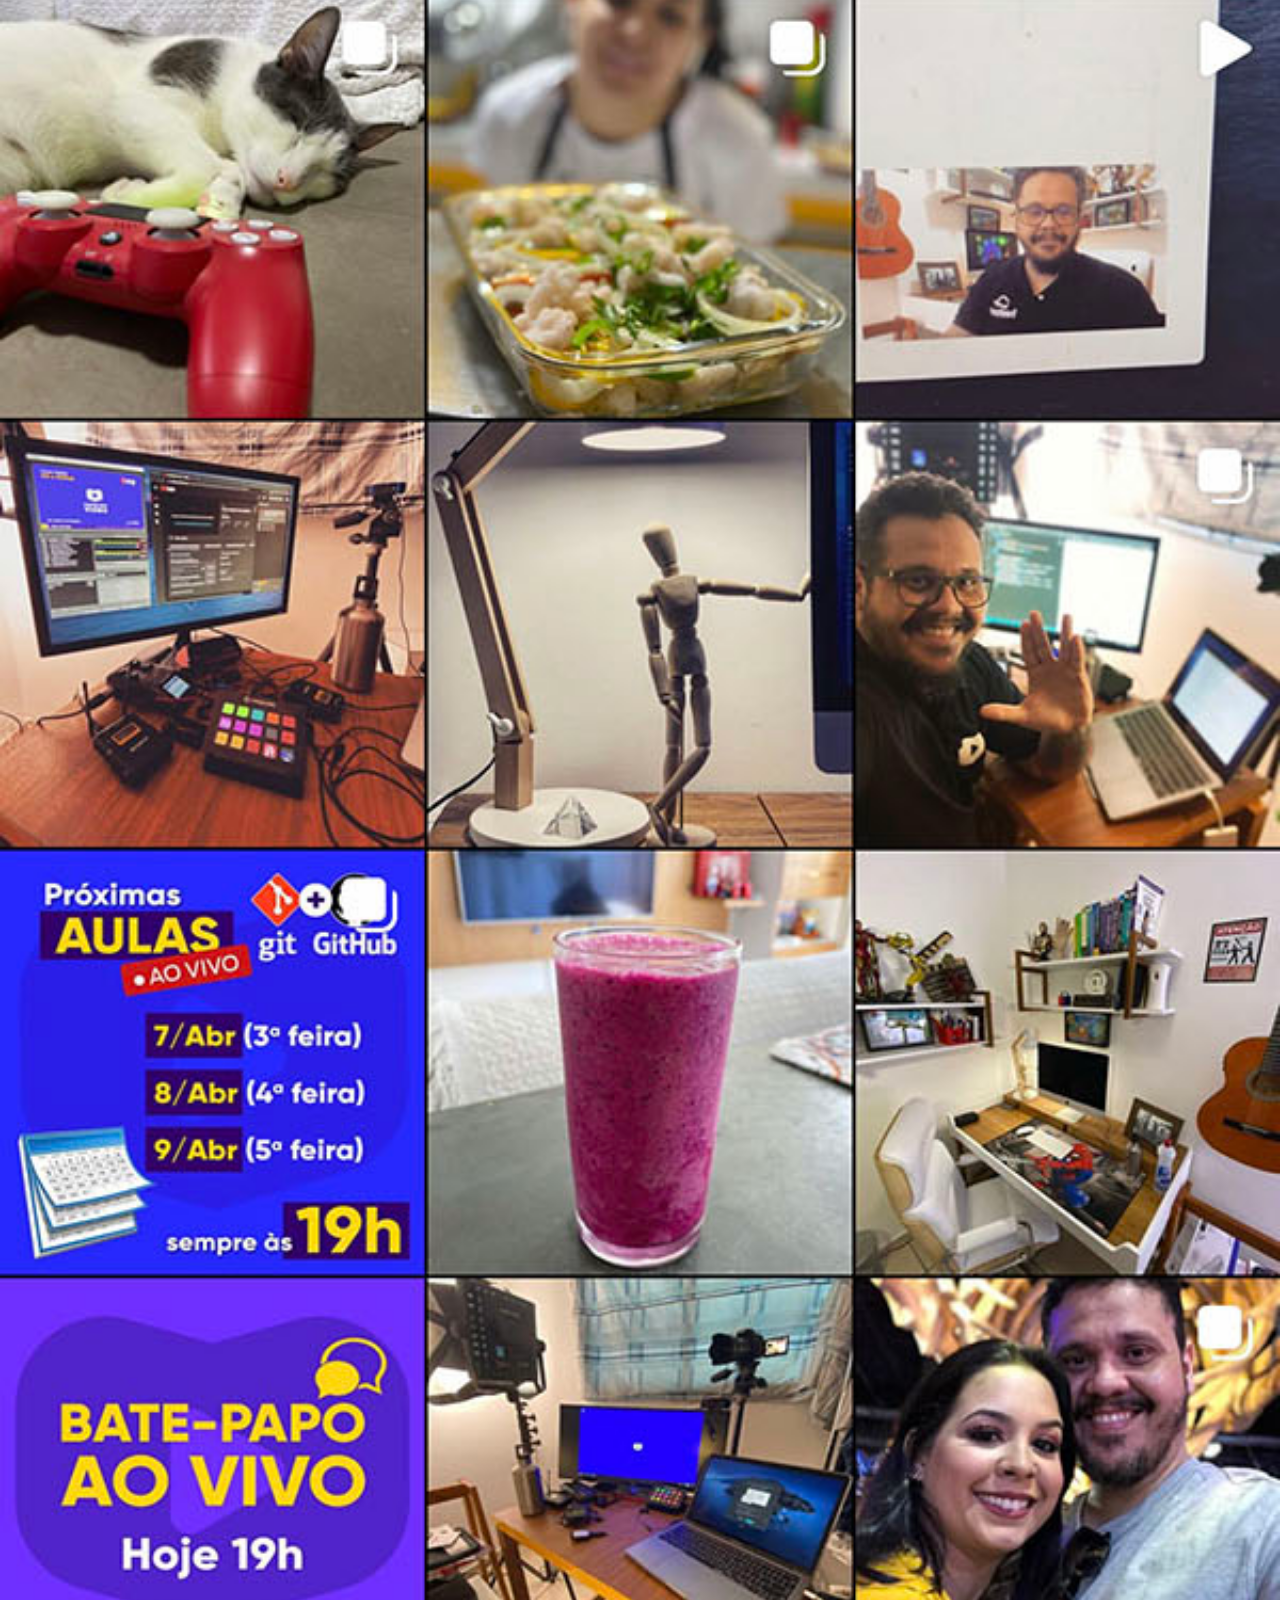
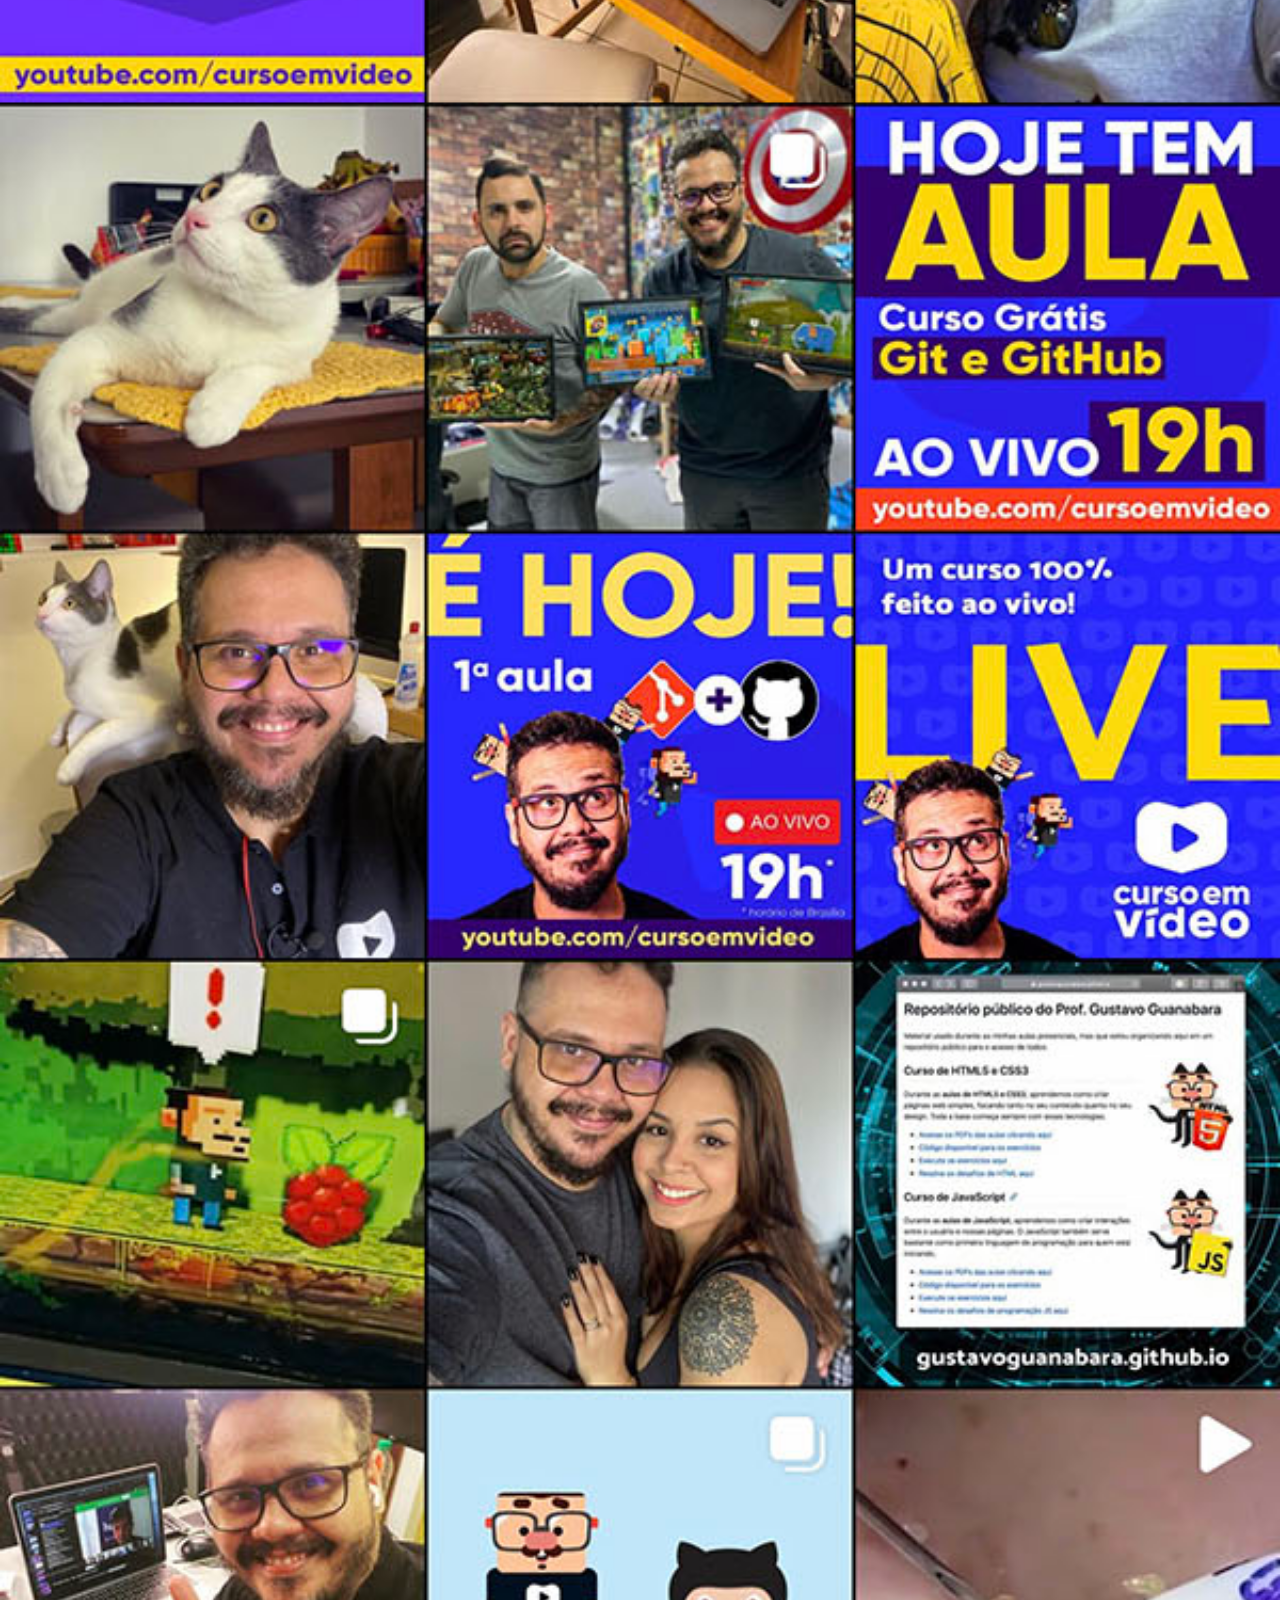
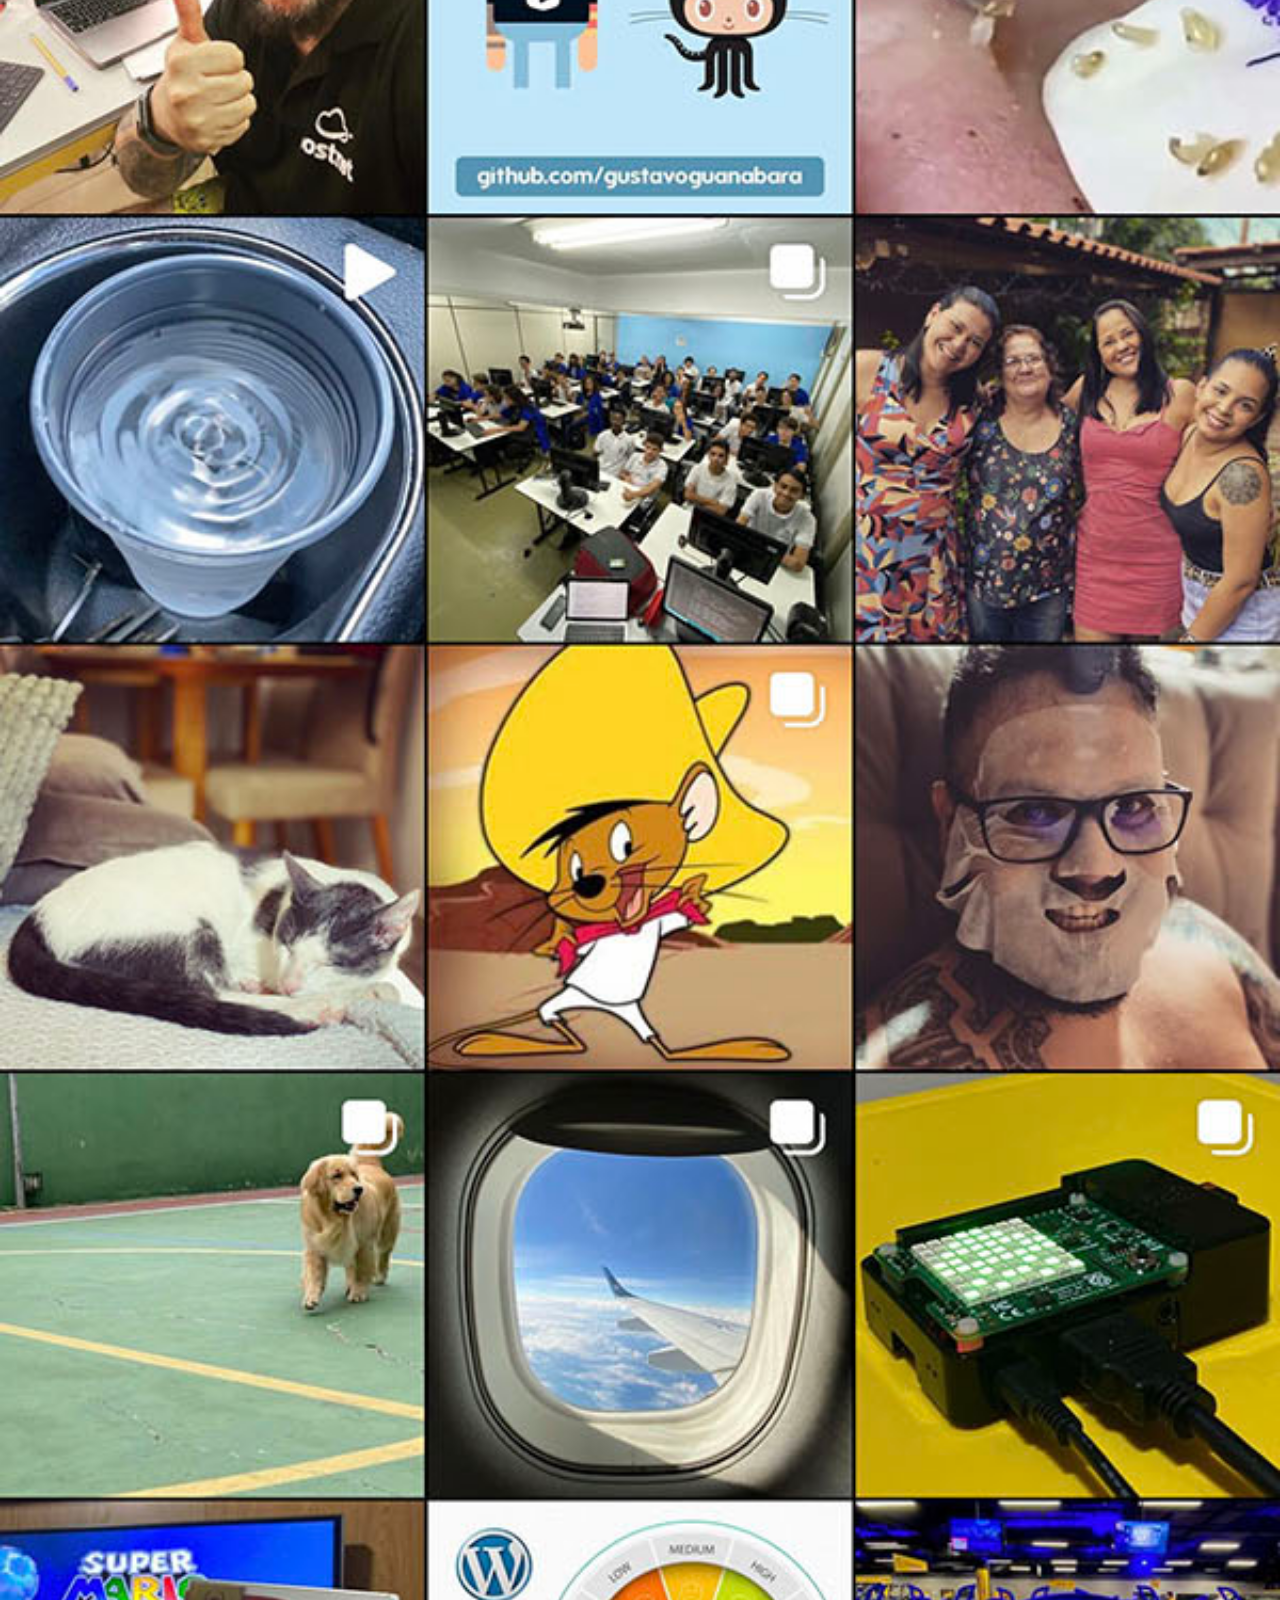
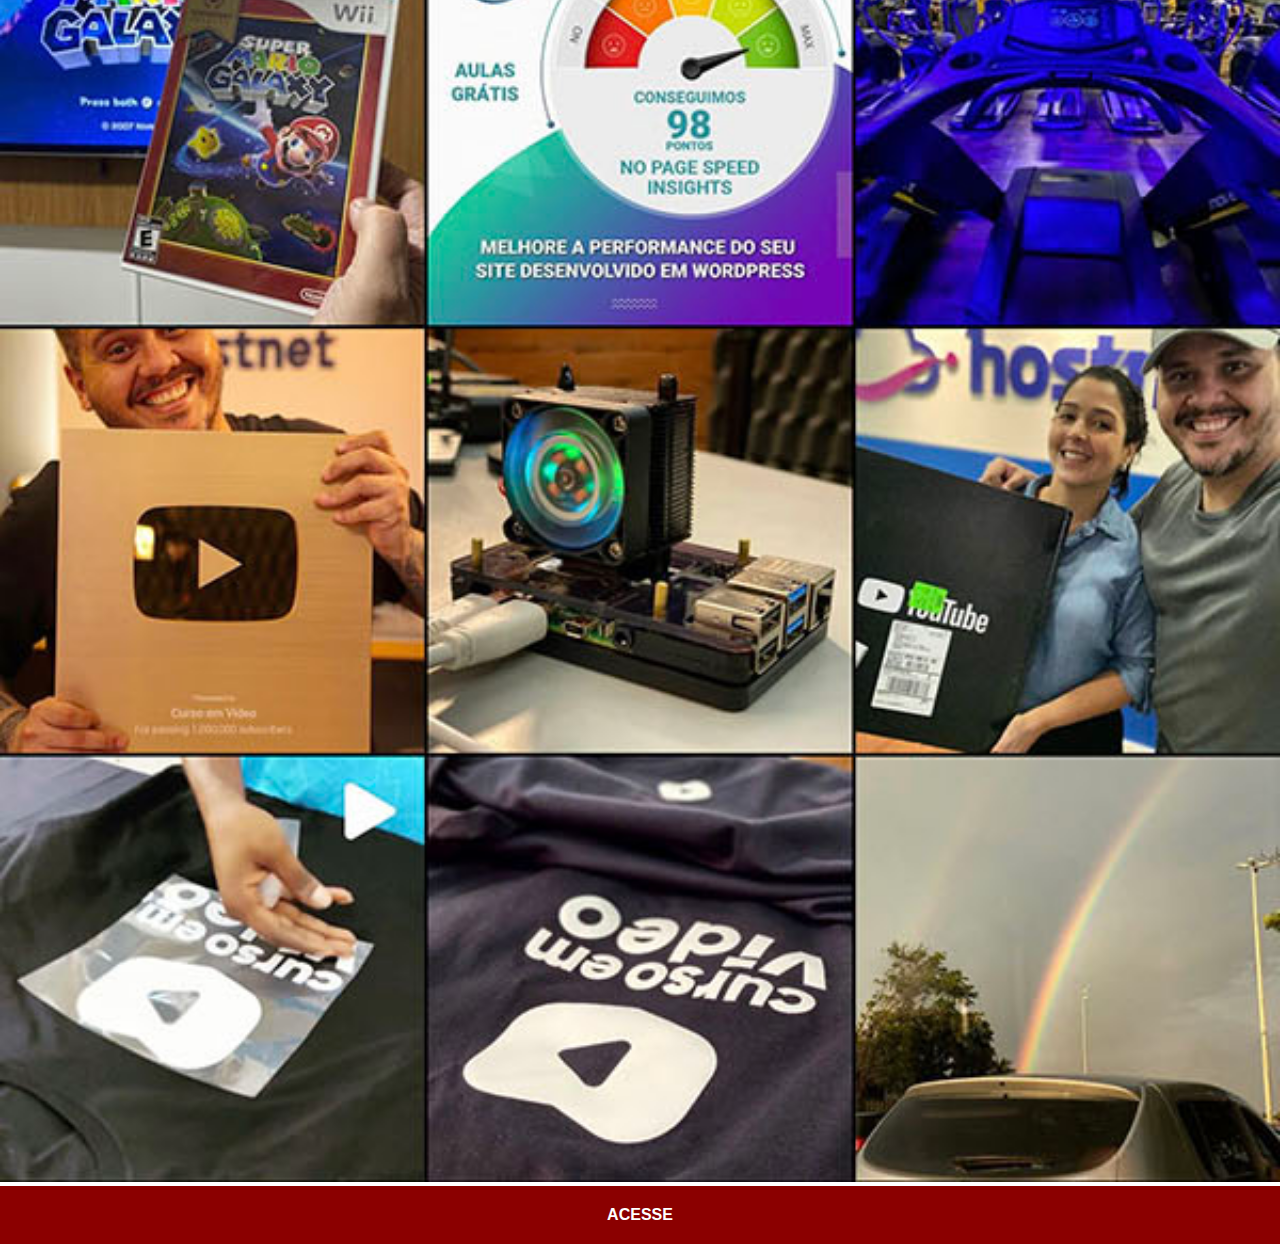
<file: telas/instagram.html>
<!DOCTYPE html>
<html lang="pt-br">
<head>
    <meta charset="UTF-8">
    <meta http-equiv="X-UA-Compatible" content="IE=edge">
    <meta name="viewport" content="width=device-width, initial-scale=1.0">
    <title>Youtube</title>
    <link rel="stylesheet" href="../estilos/social.css">
</head>
<body>
    <img src="../imagens/tela-instagram.jpg" alt="Youtube">
    <a href="https://www.youtube.com/@CursoemVideo/playlists" target="_blank">ACESSE</a>
</body>
</html>
</file>
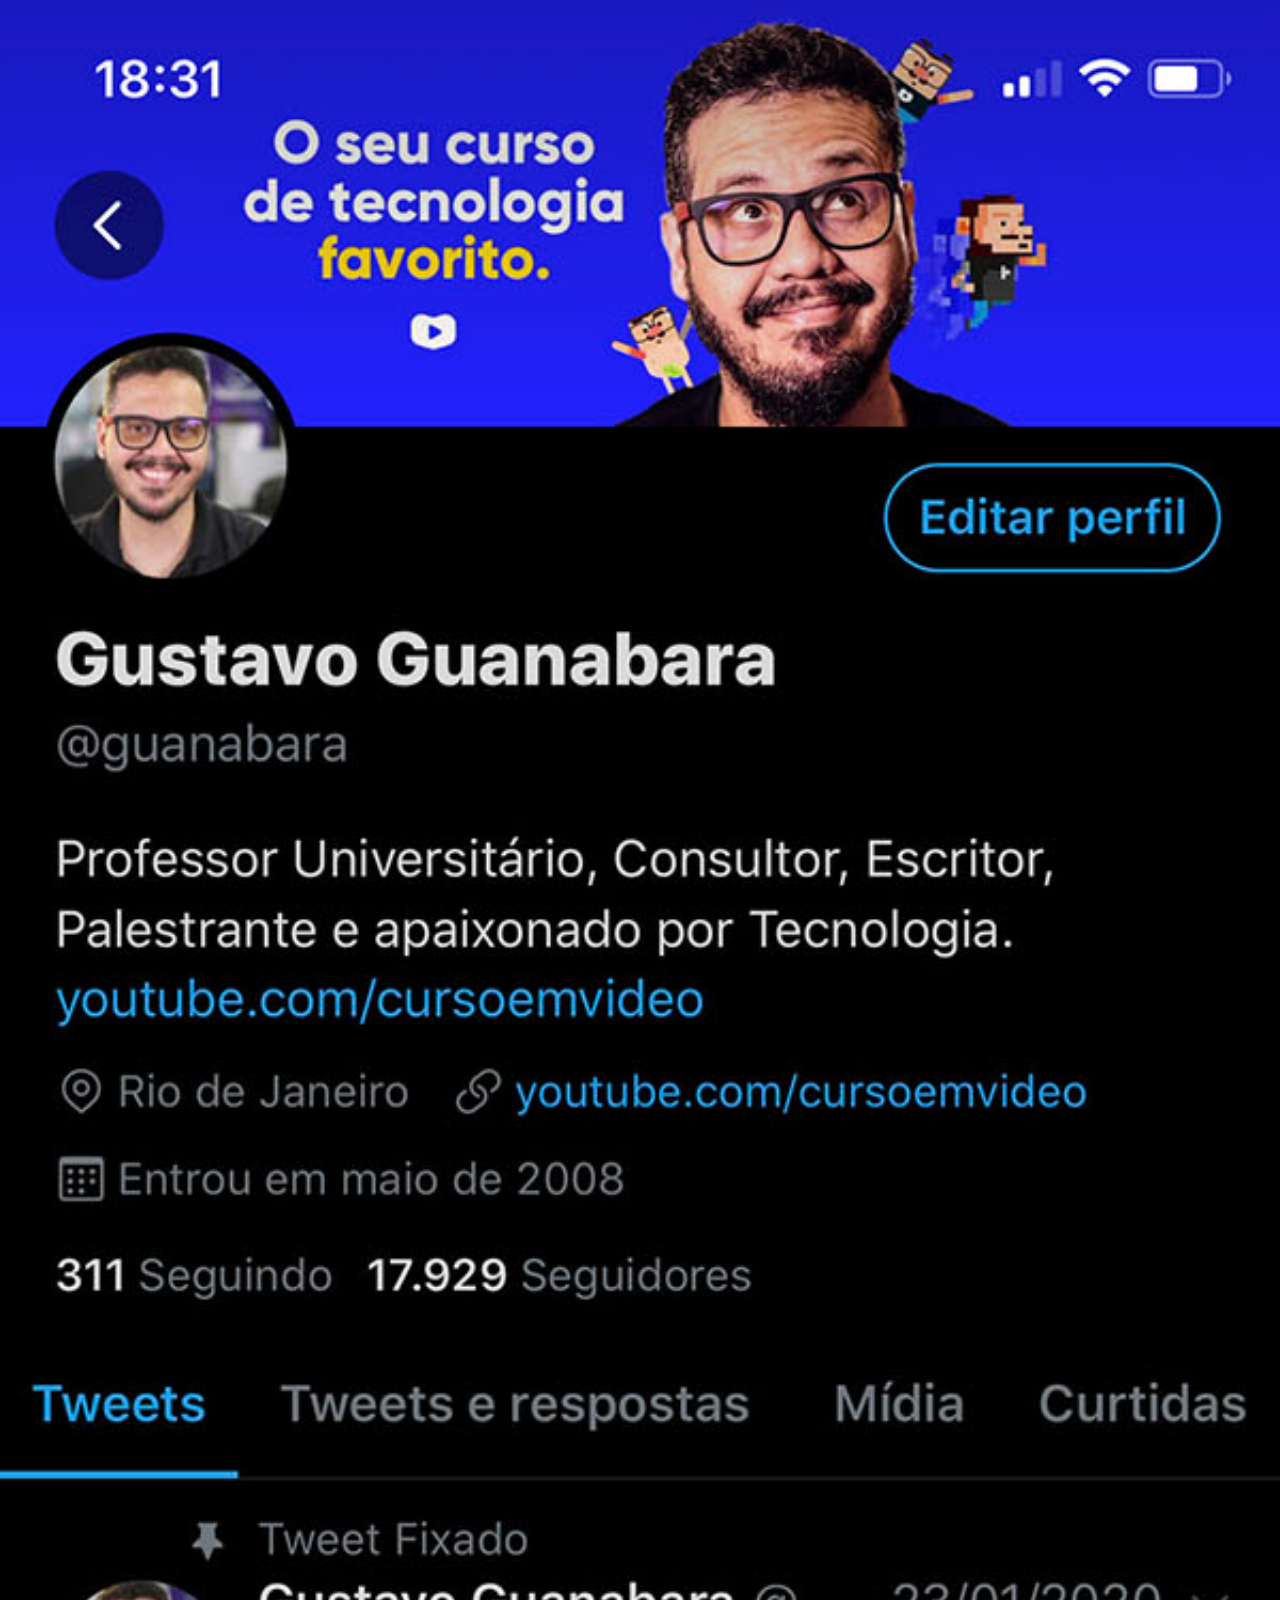
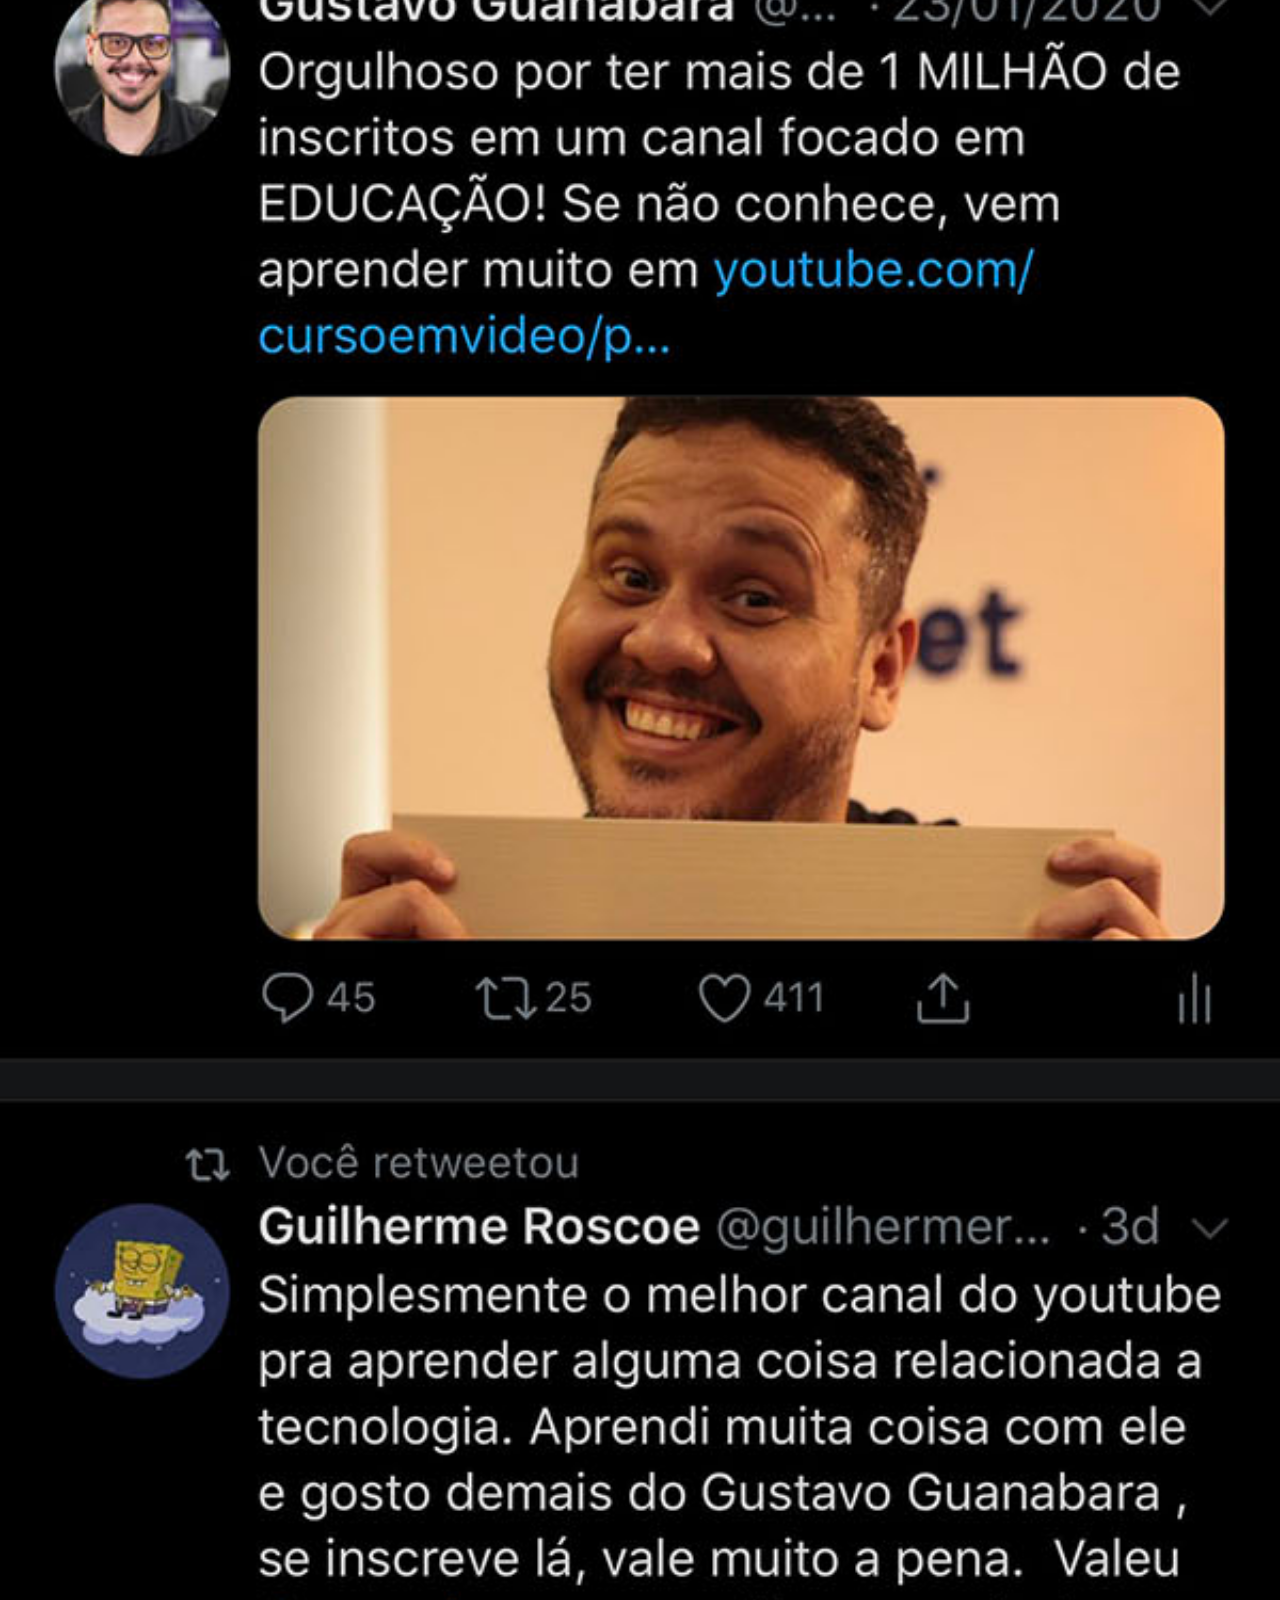
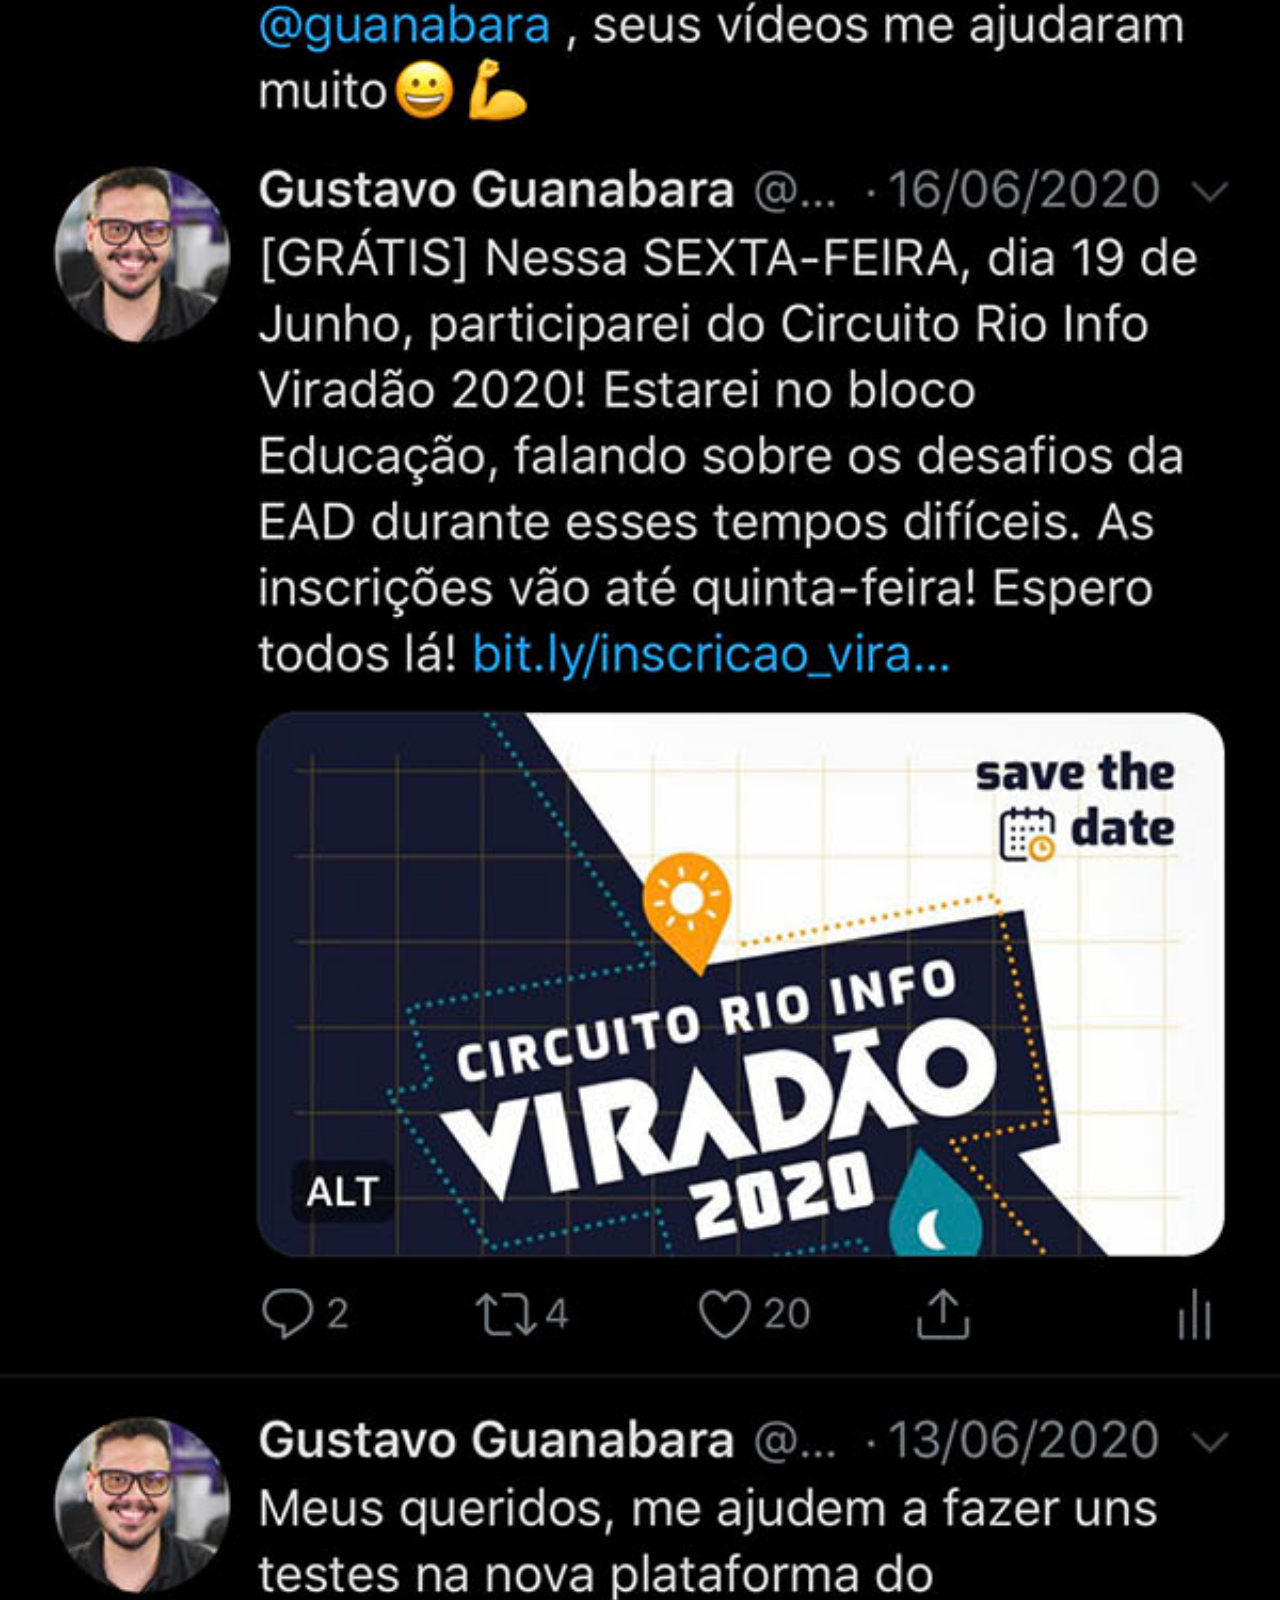
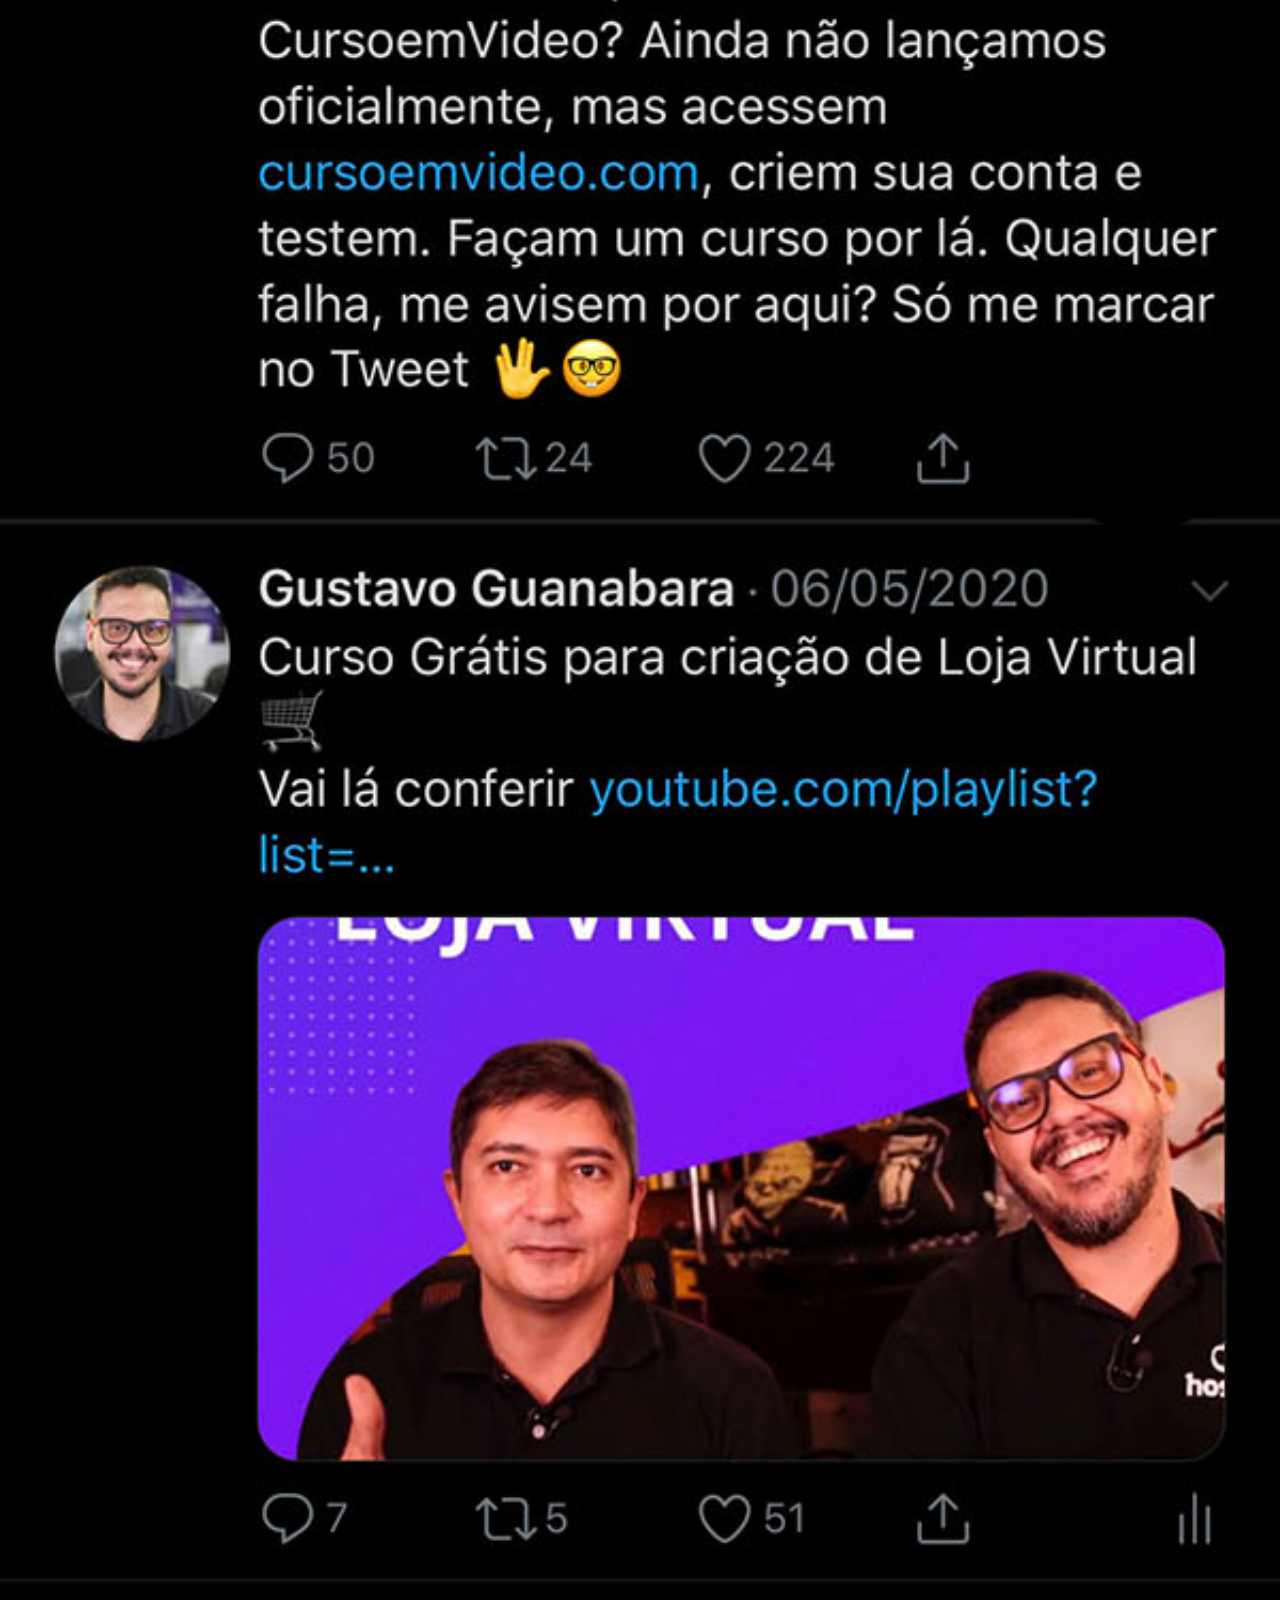
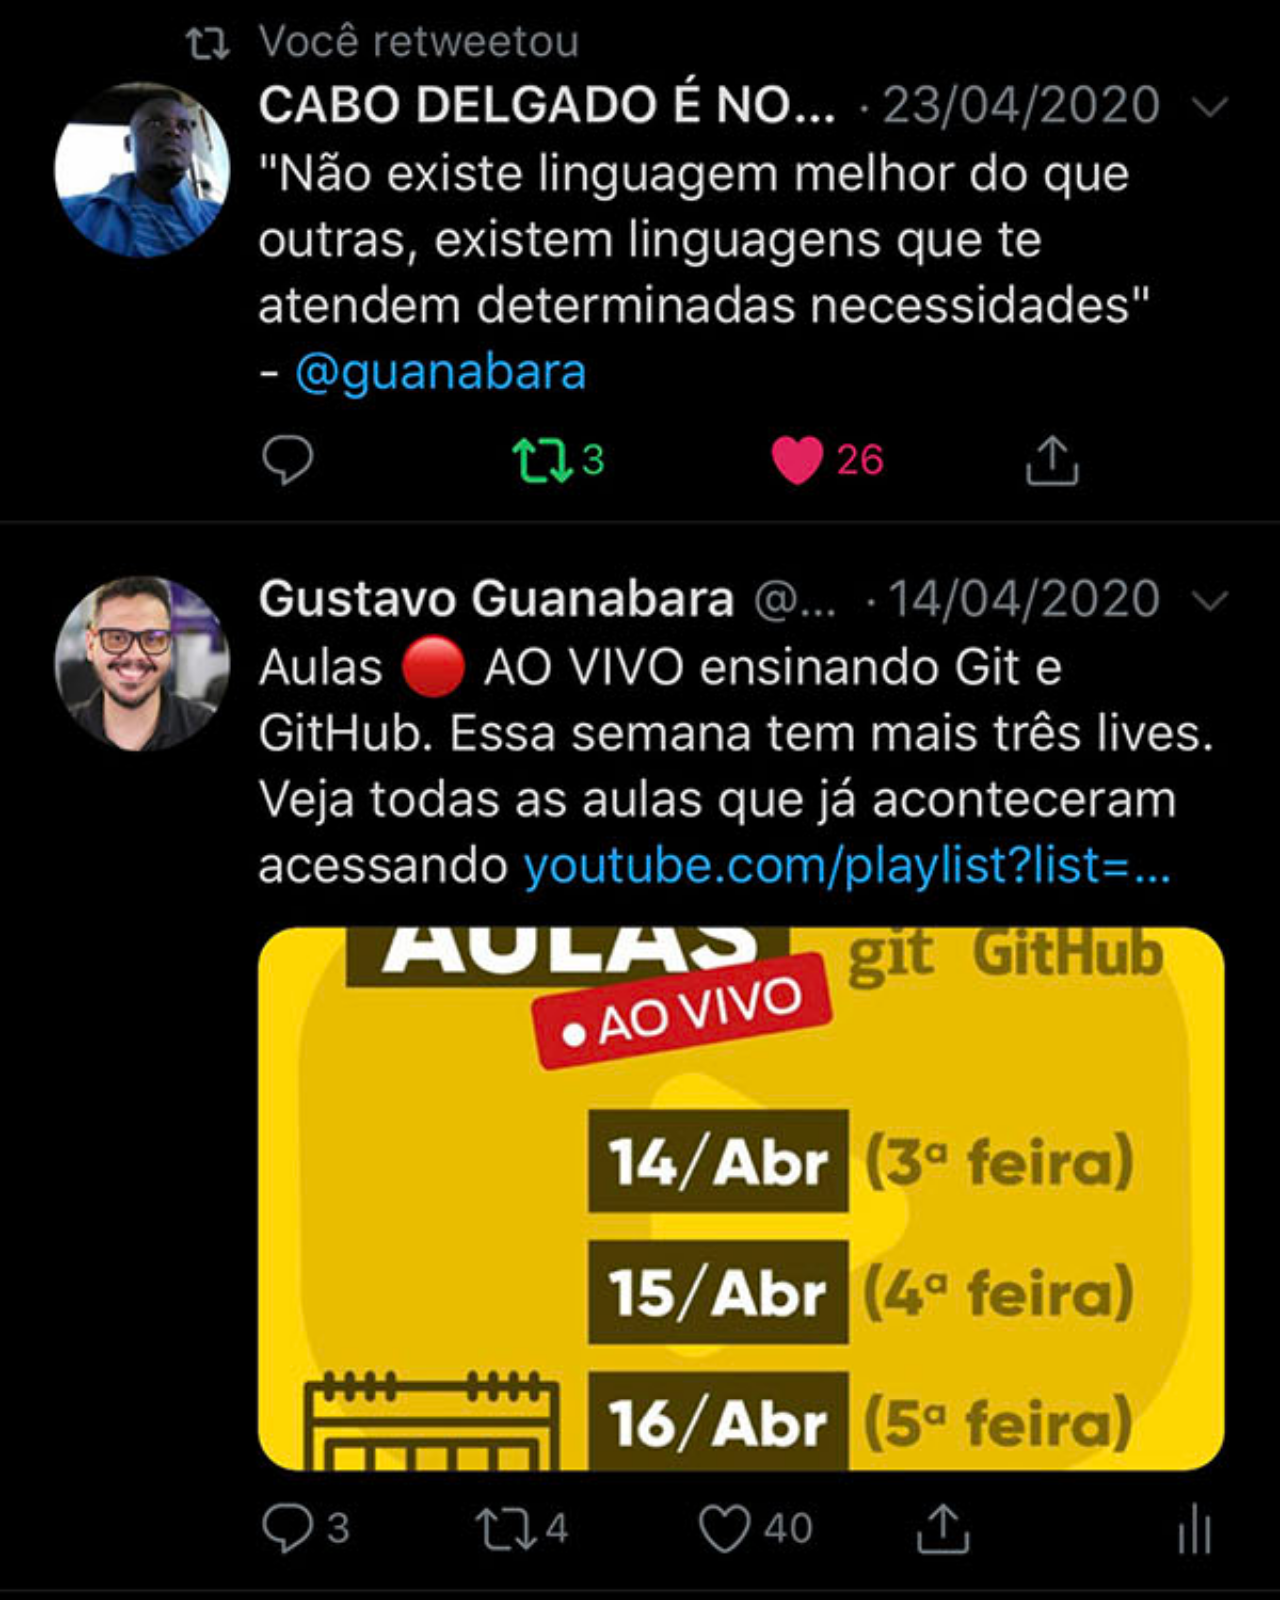
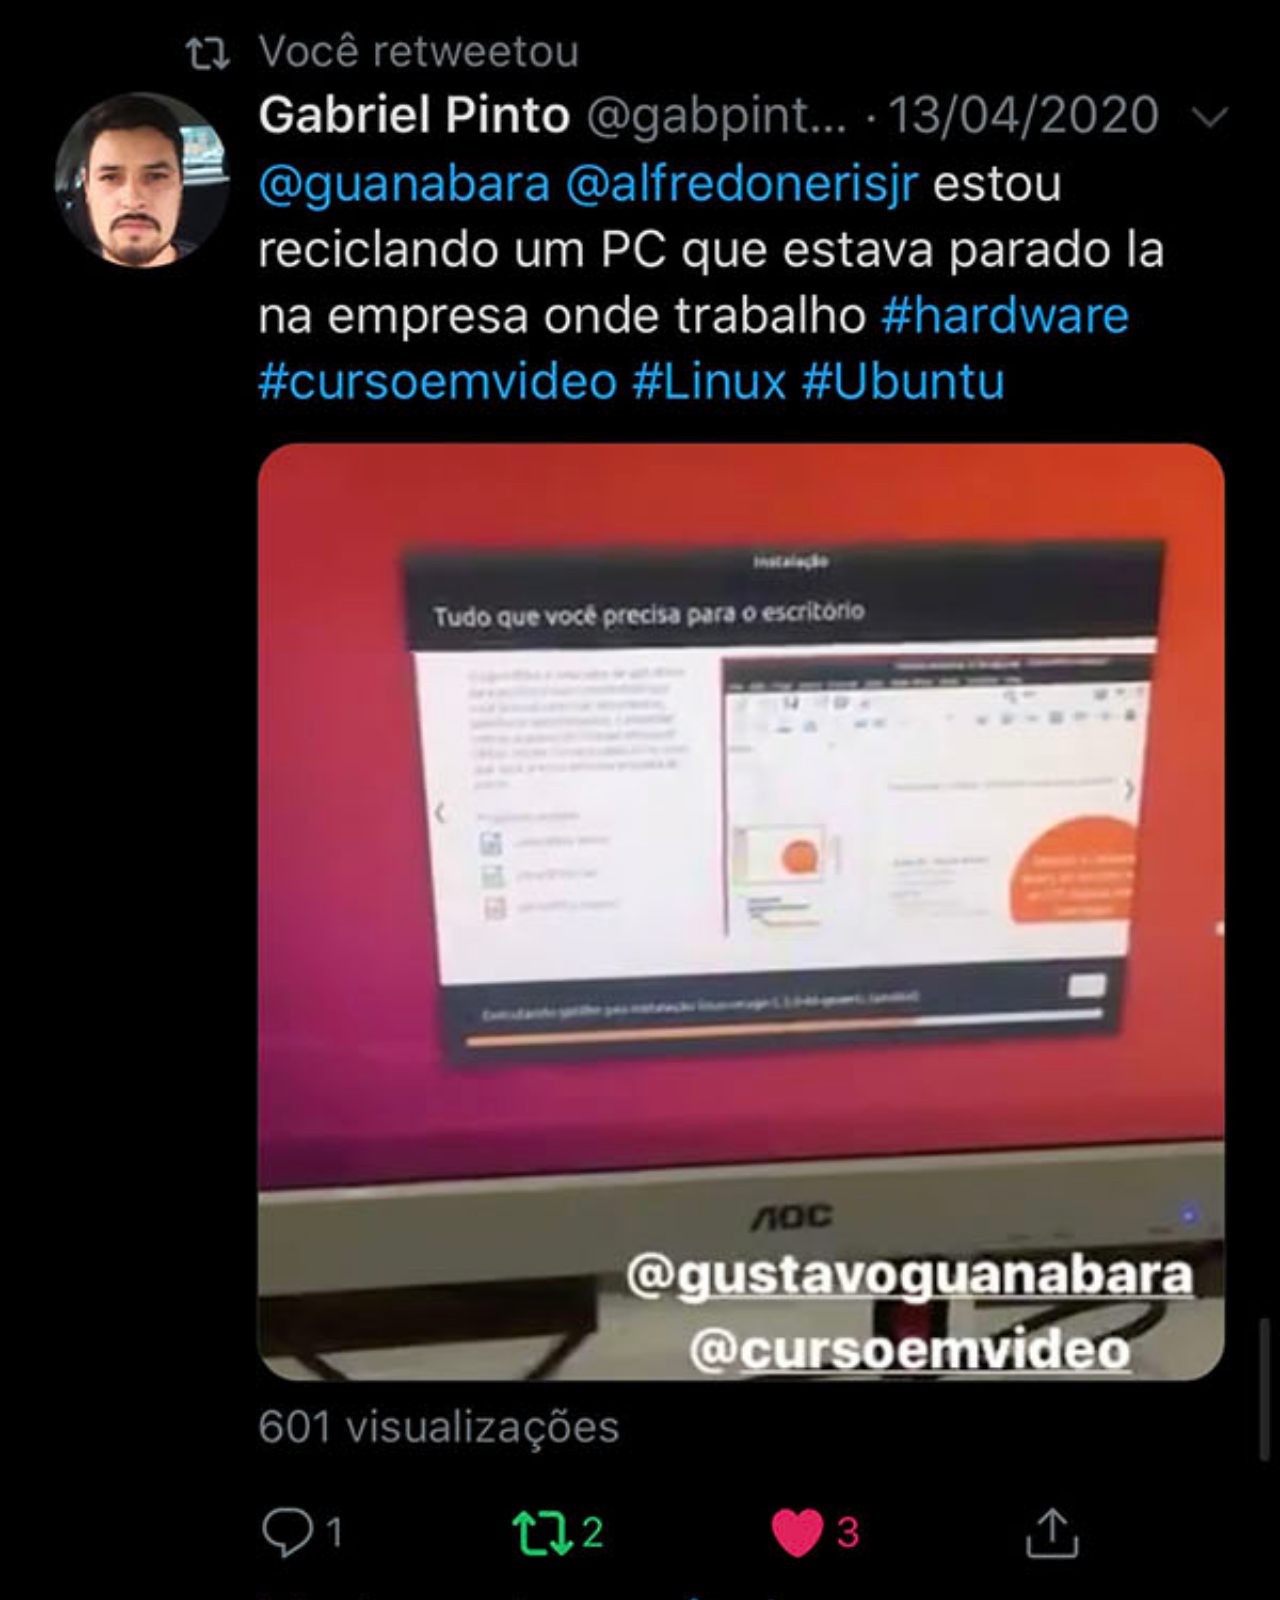
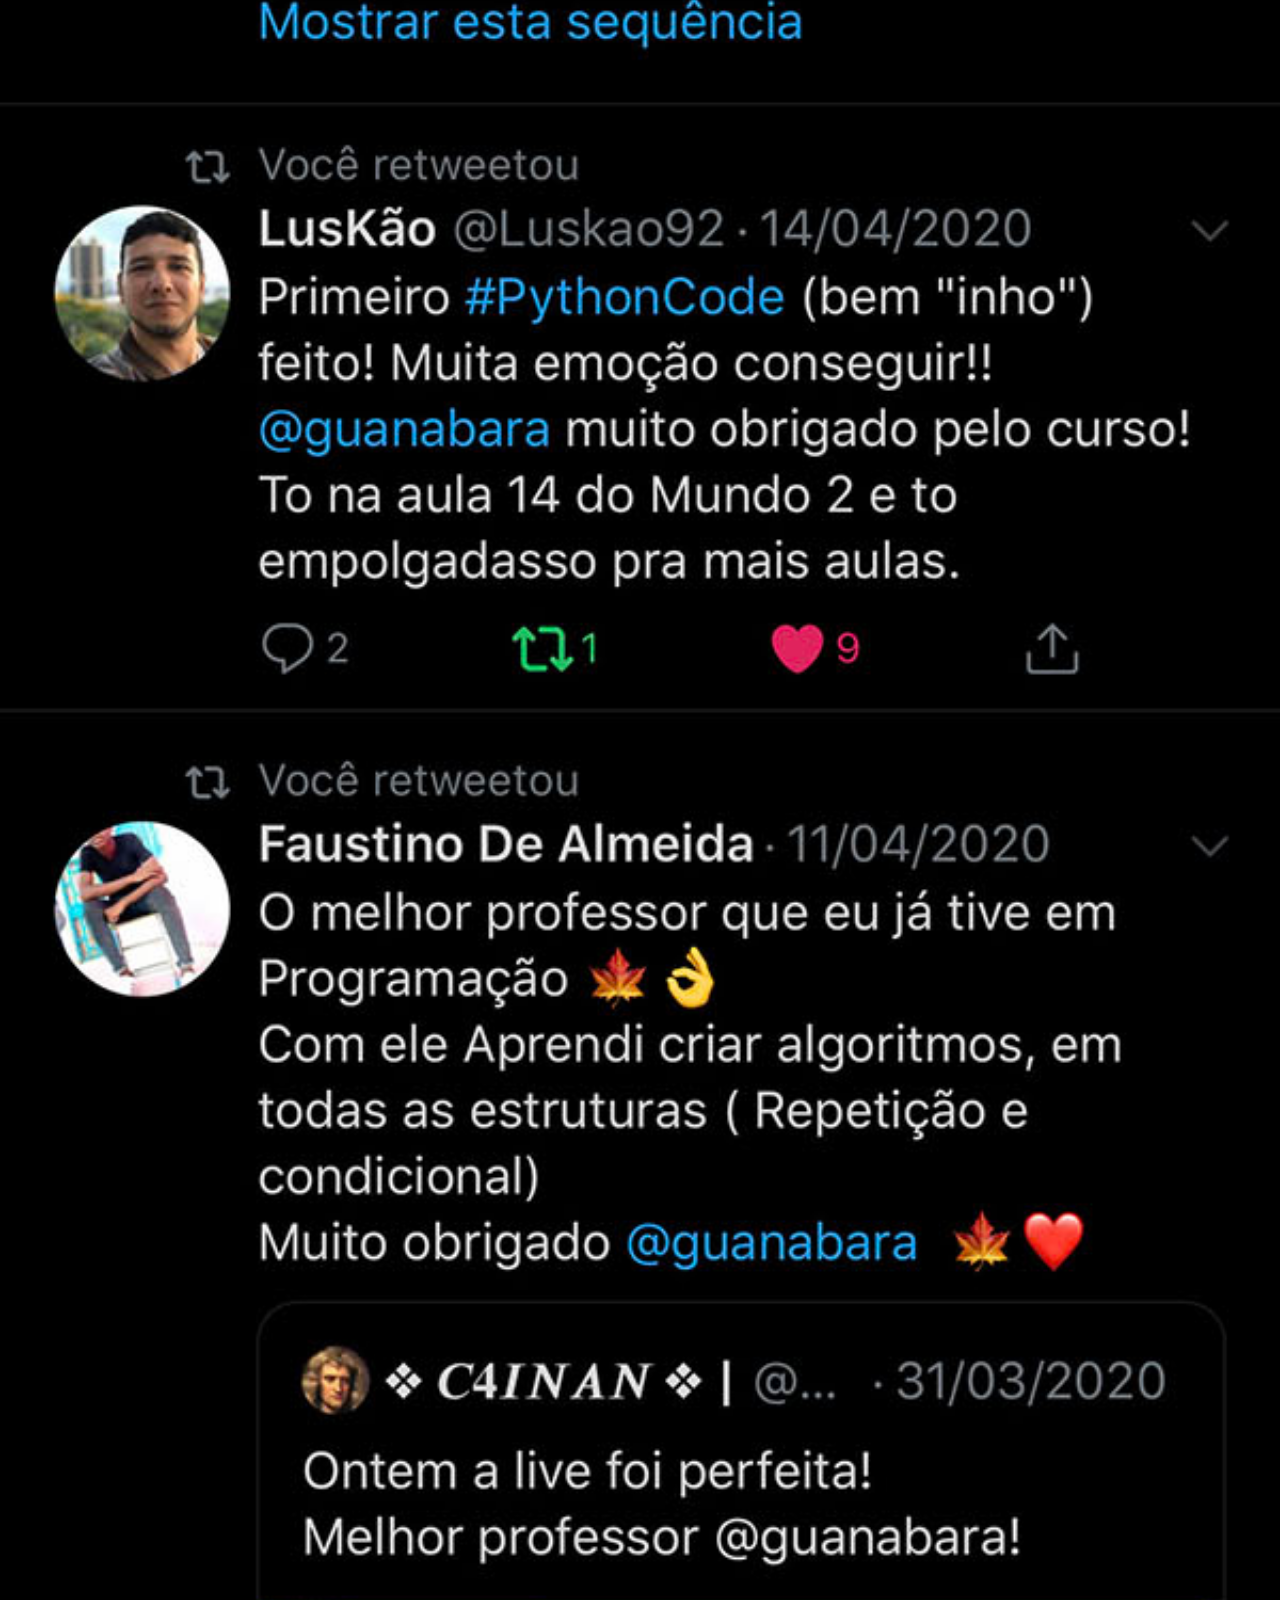
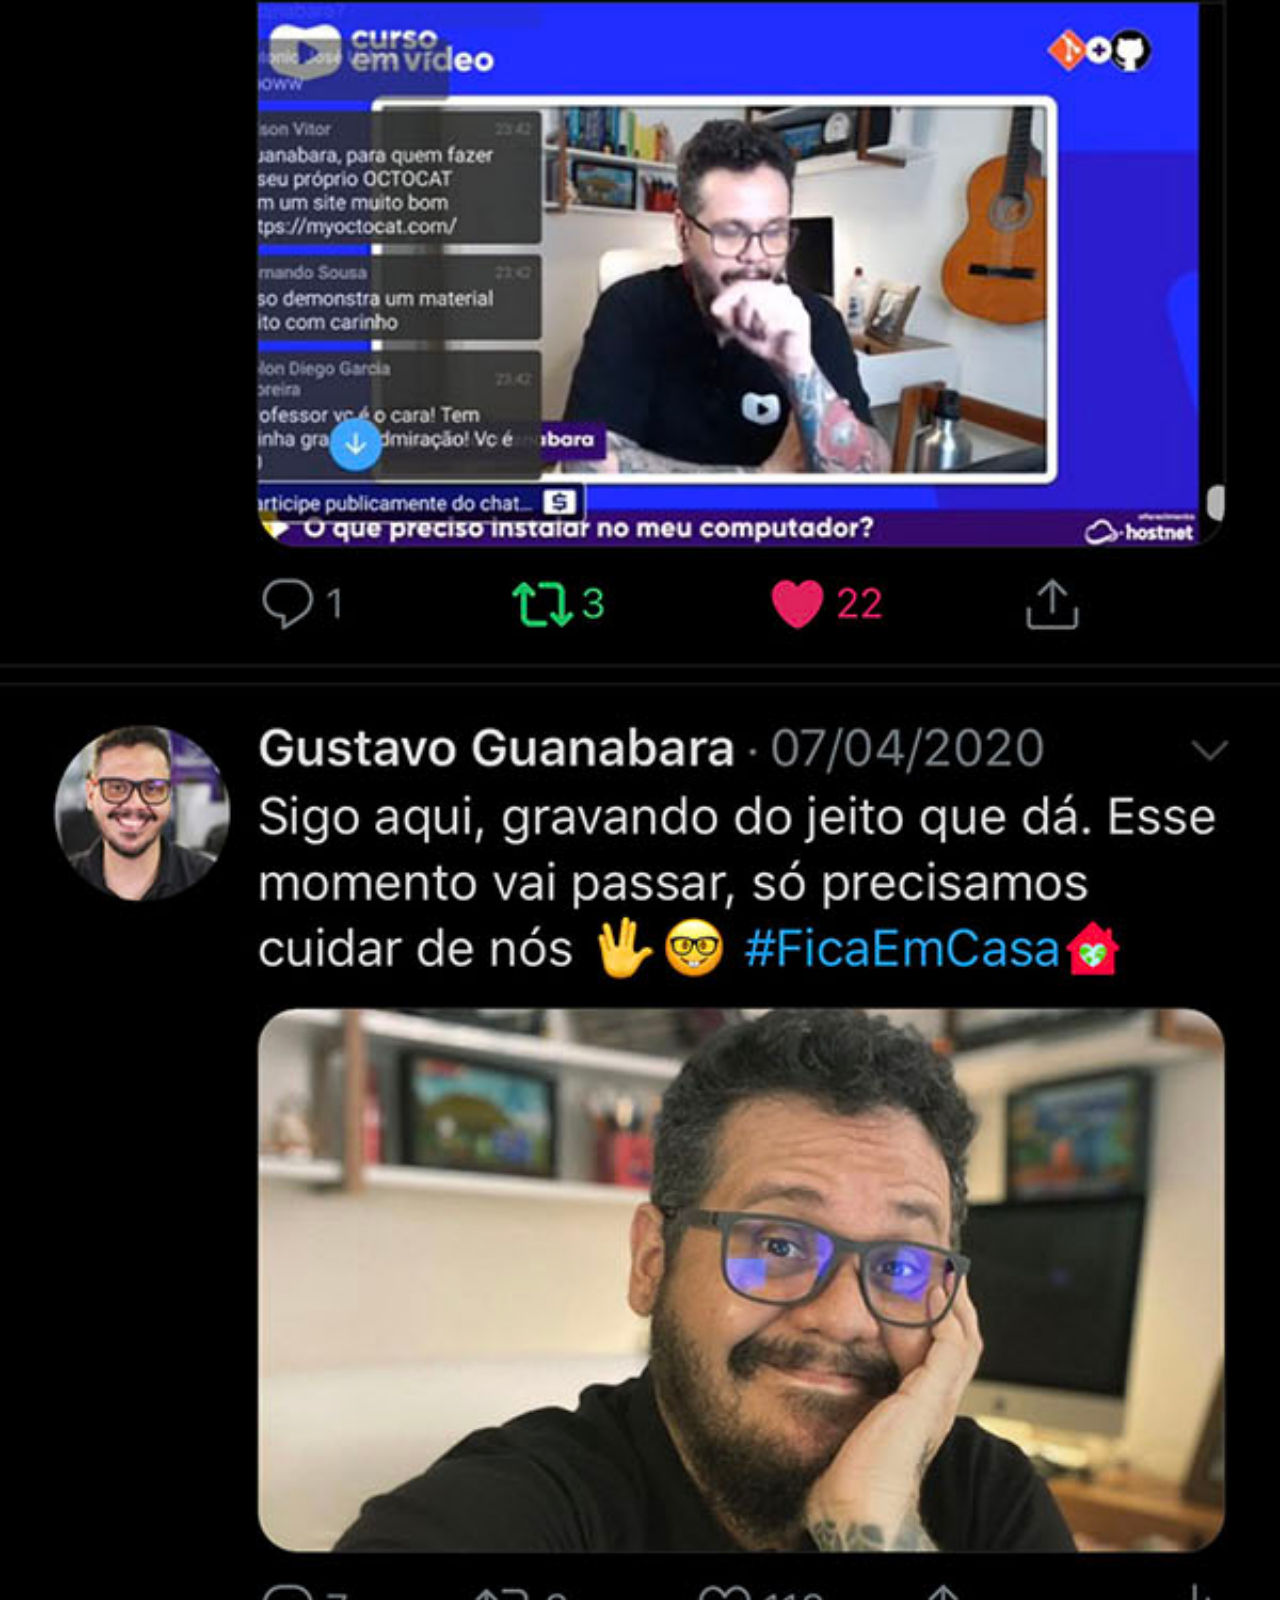
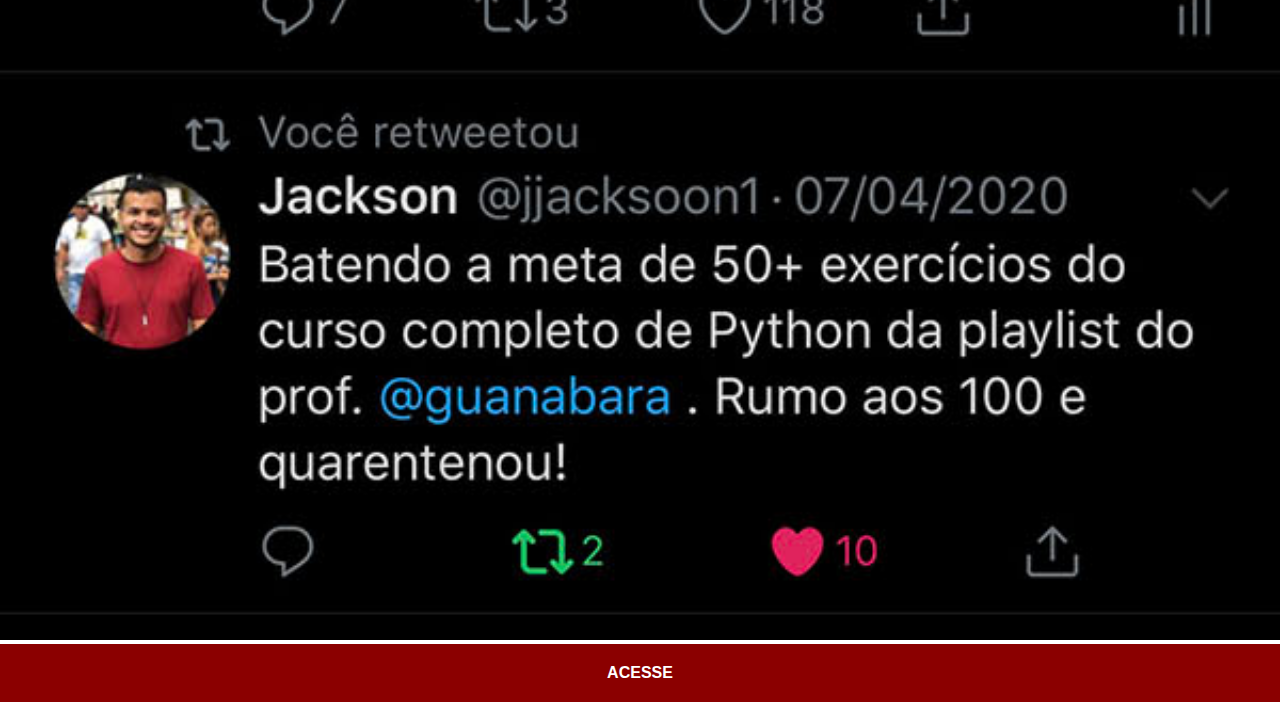
<file: telas/twitter.html>
<!DOCTYPE html>
<html lang="pt-br">
<head>
    <meta charset="UTF-8">
    <meta http-equiv="X-UA-Compatible" content="IE=edge">
    <meta name="viewport" content="width=device-width, initial-scale=1.0">
    <title>Youtube</title>
    <link rel="stylesheet" href="../estilos/social.css">
</head>
<body>
    <img src="../imagens/tela-twitter.jpg" alt="Youtube">
    <a href="https://www.youtube.com/@CursoemVideo/playlists" target="_blank">ACESSE</a>
</body>
</html>
</file>
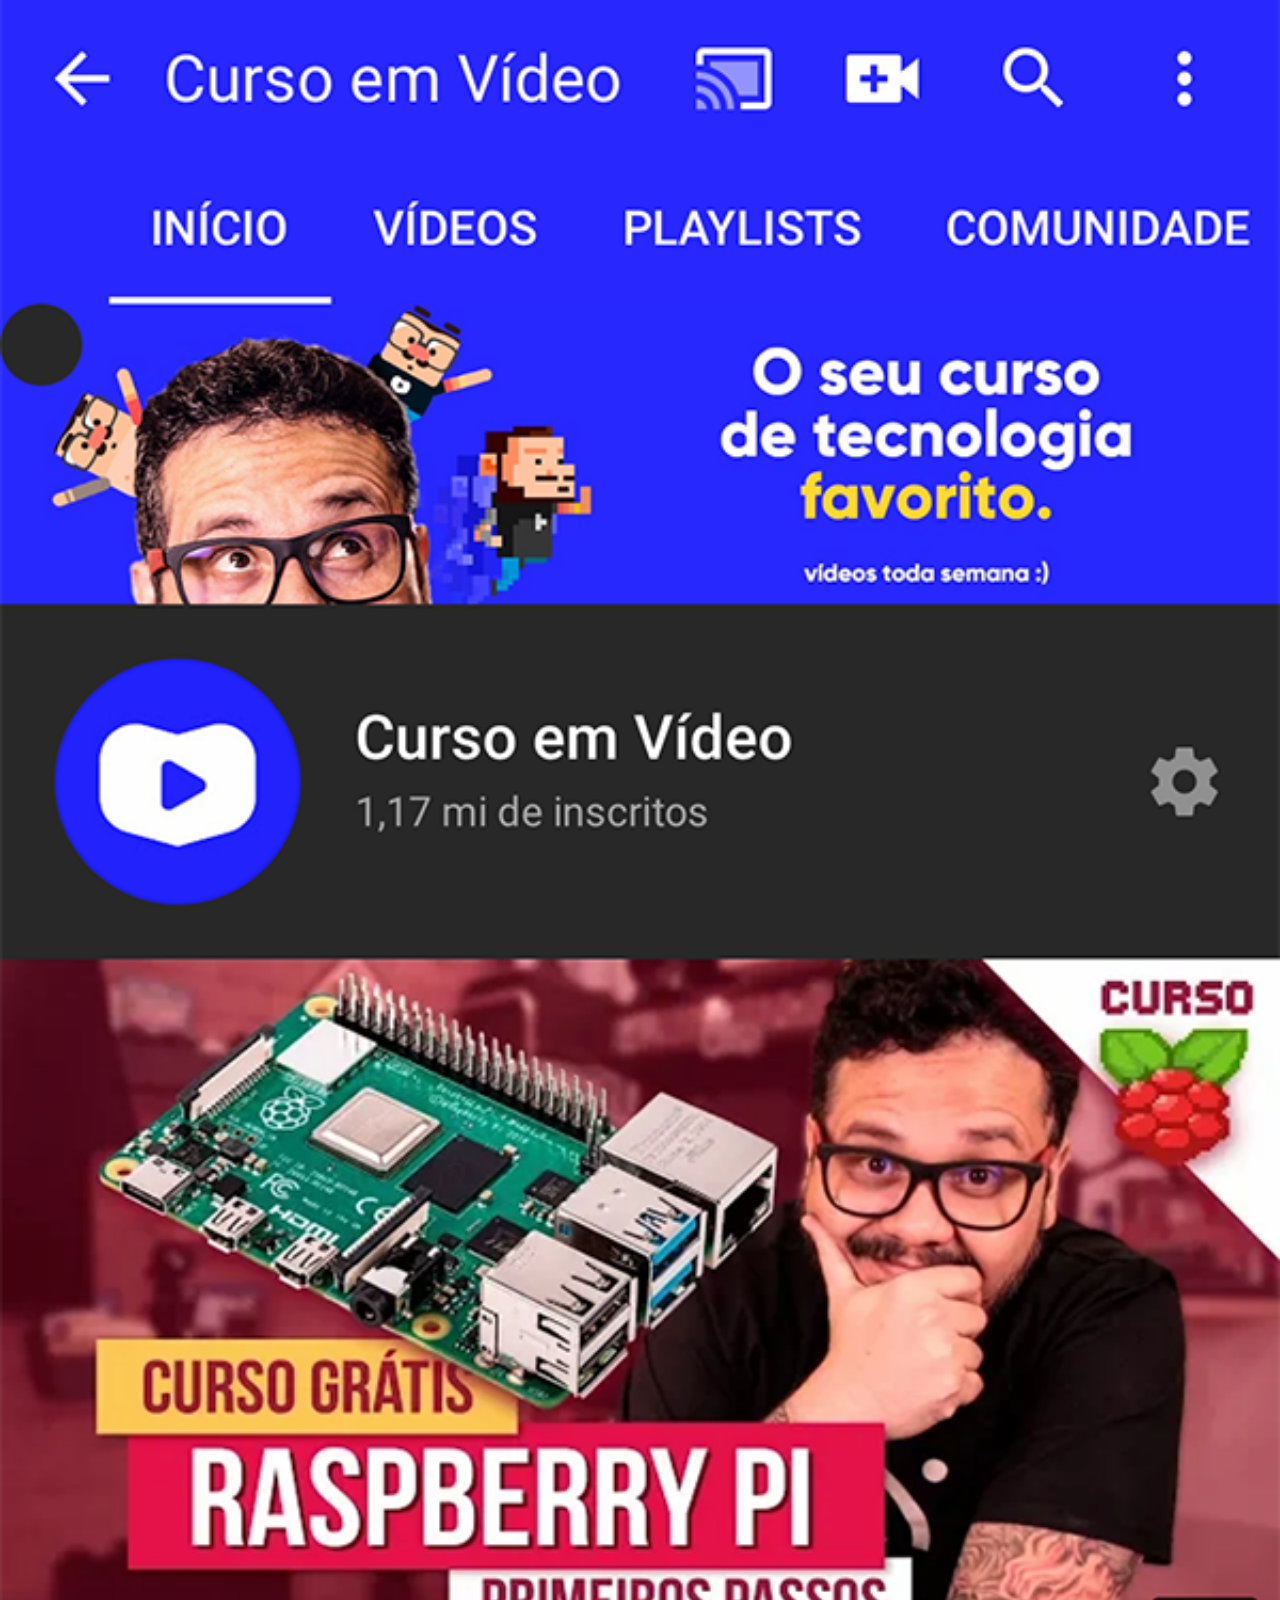
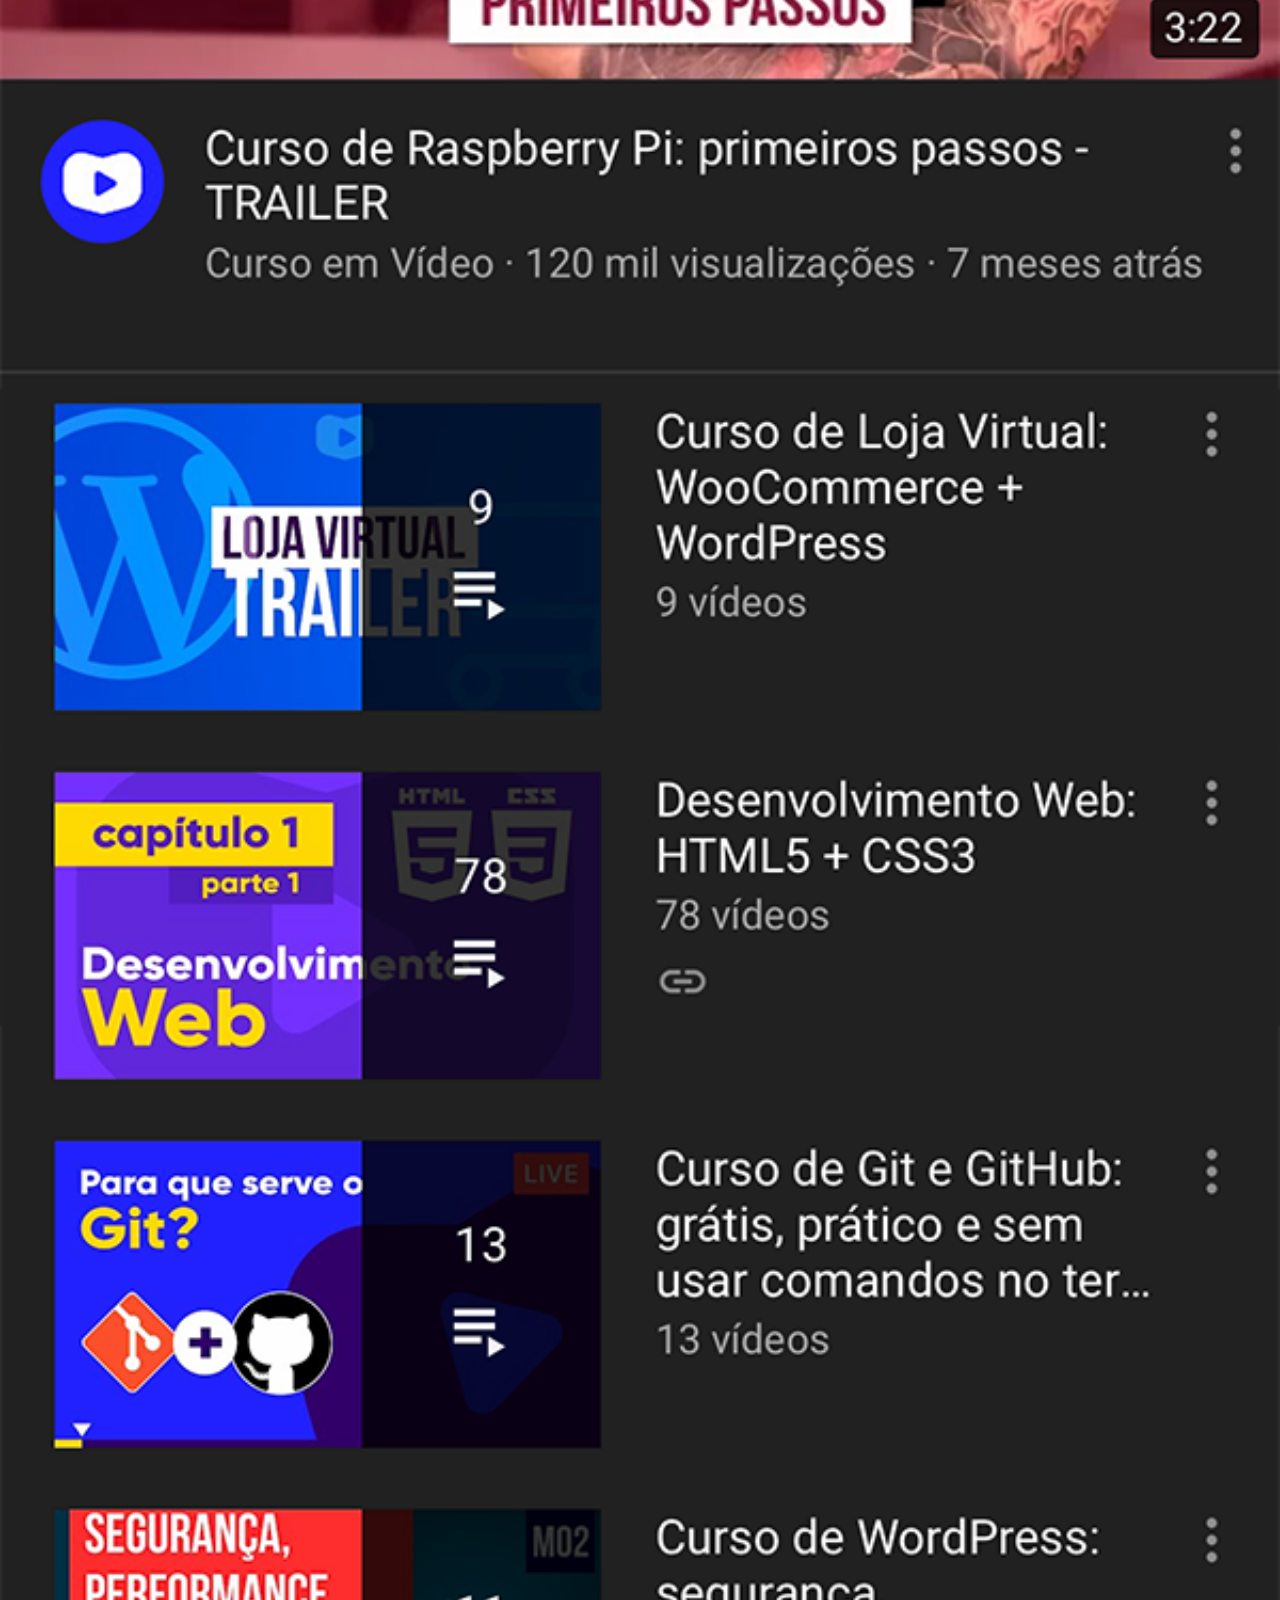
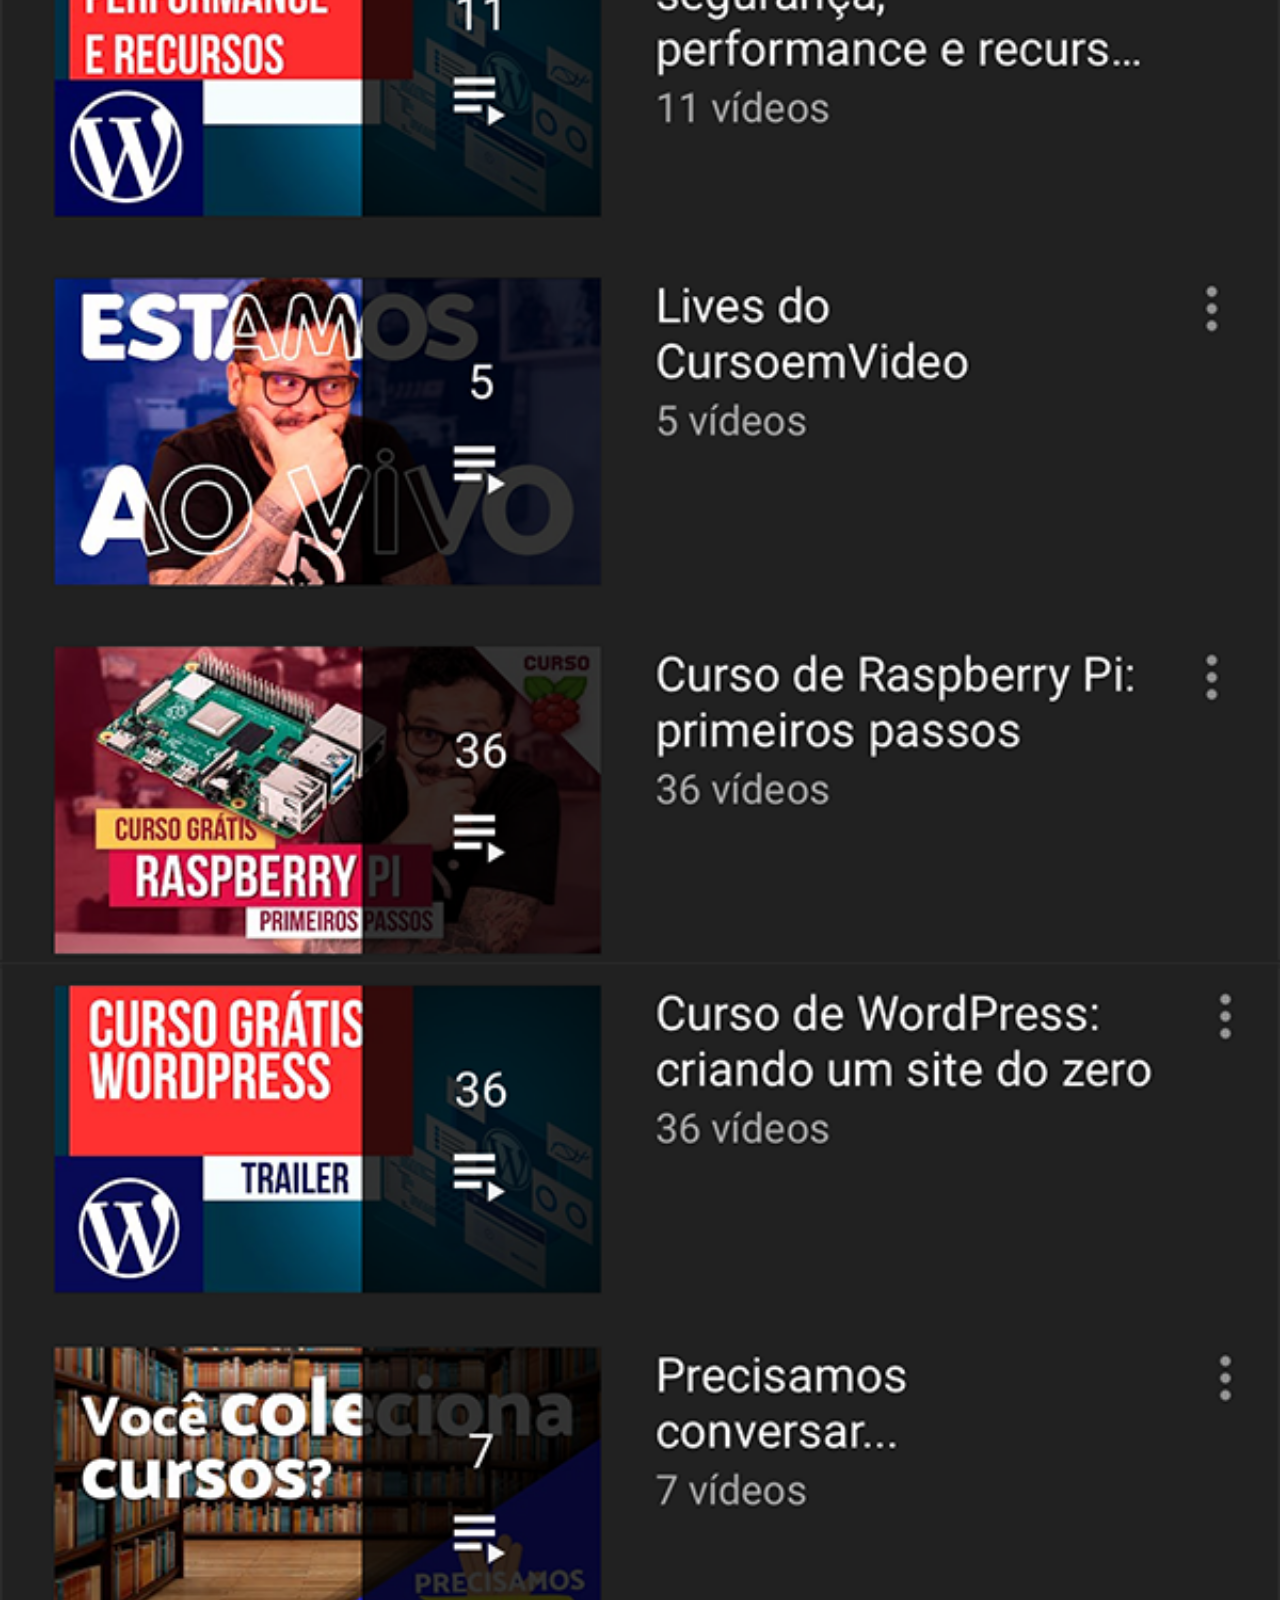
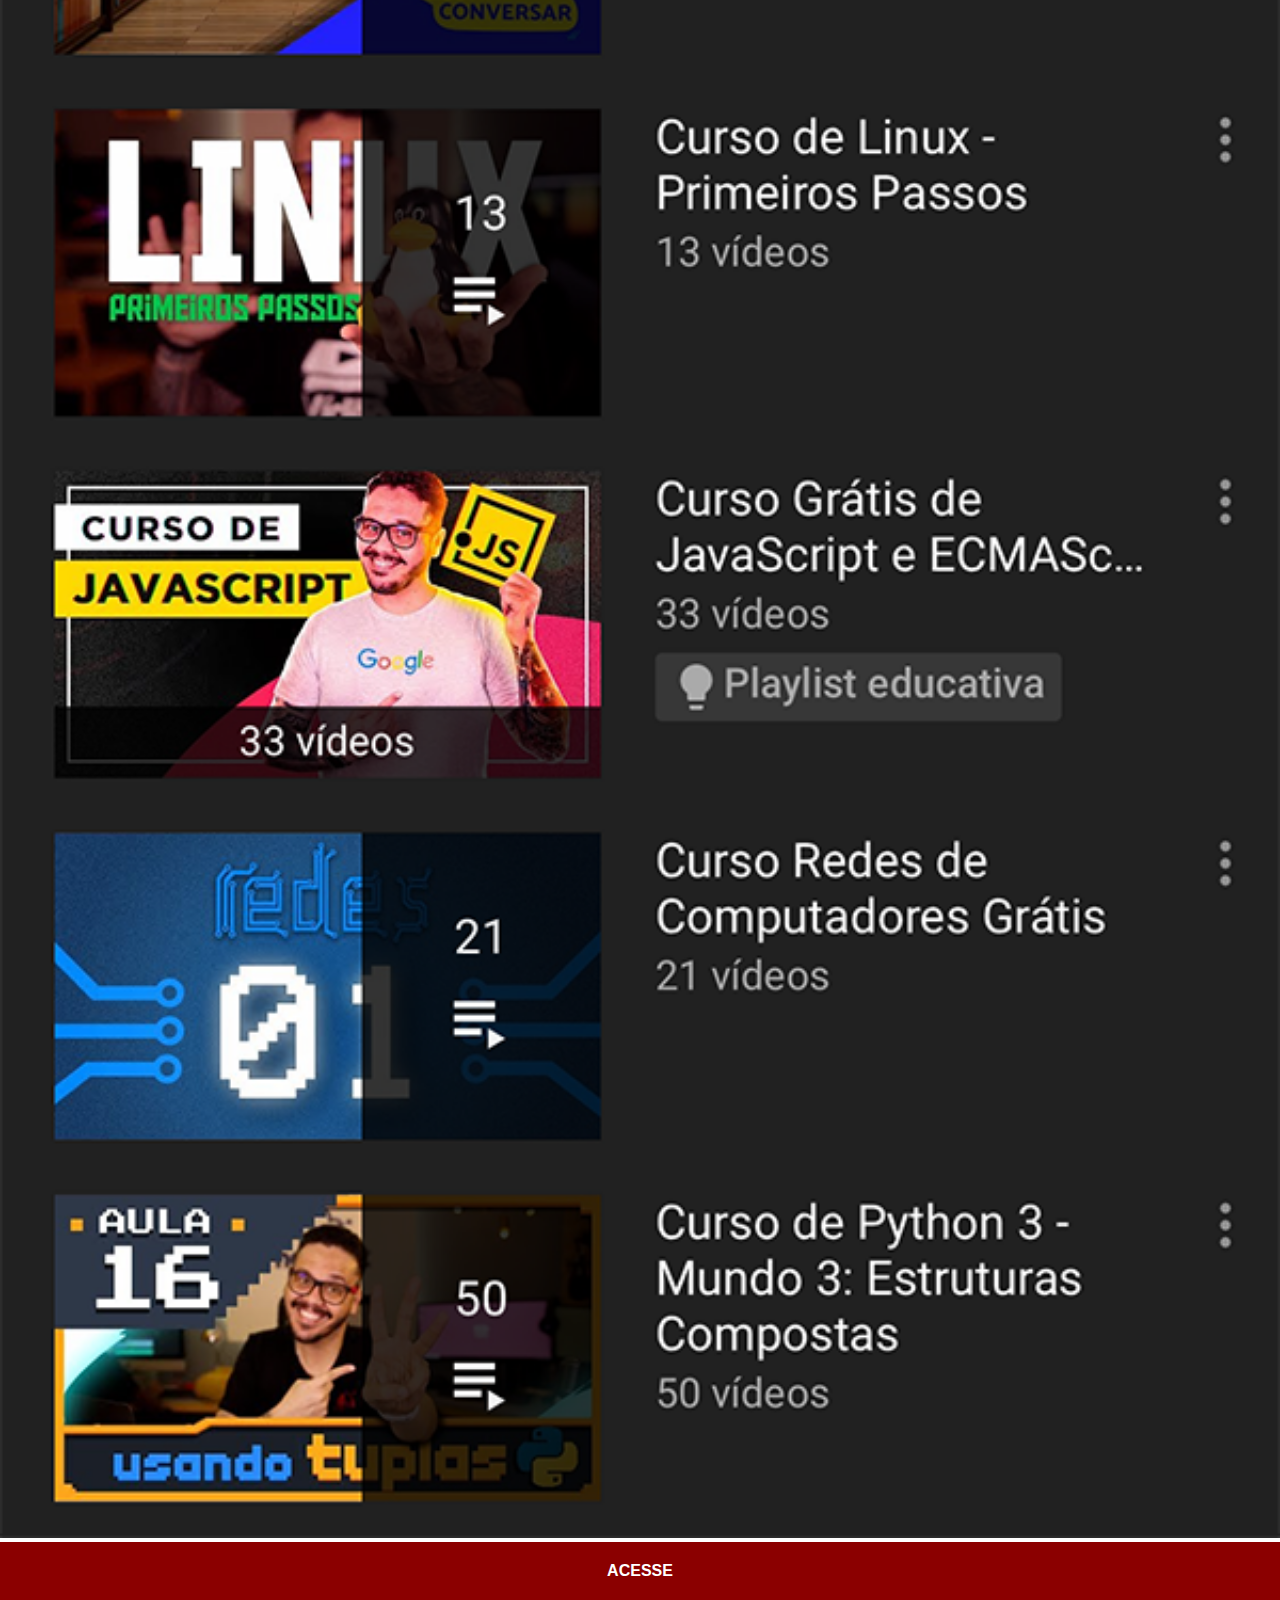
<file: telas/youtube.html>
<!DOCTYPE html>
<html lang="pt-br">
<head>
    <meta charset="UTF-8">
    <meta http-equiv="X-UA-Compatible" content="IE=edge">
    <meta name="viewport" content="width=device-width, initial-scale=1.0">
    <title>Youtube</title>
    <link rel="stylesheet" href="../estilos/social.css">
</head>
<body>
    <img src="../imagens/tela-youtube.png" alt="Youtube">
    <a href="https://www.youtube.com/@CursoemVideo/playlists" target="_blank">ACESSE</a>
</body>
</html>
</file>
<file: estilos/style.css>
@charset "UTF-8";

* {
    margin: 0px;
    padding: 0px;
}

html, body {
    height: 100vh;
    width: 100vw;
}

body {
    background: url('../imagens/fundo-madeira.jpg') no-repeat top center;
    background-size: cover;
    background-attachment: fixed;
}

main {
    position: relative;
    height: 100vh;
}

#telefone {
    position: absolute;
    top: 50%;
    left: 50%;
    transform: translate(-50%, -50%);

    height: 627px;
    width: 311px;
    /* background-color: blue; */
    background:  url('../imagens/frame-iphone.png') no-repeat;
}

#botao-home > a > img {
    position: absolute;
    top: 80%;
    left: 50%;
    transform: translate(-50%, -50%);

    border-radius: 50%;
    width: 50px;

    /* background-color: aqua; */
}

iframe#tela {
    position: relative;
    top: 80px;
    left: 22px;

    width: 267px;
    height: 471px;
}

#redes-sociais {
    width: 50px;
    
    position: absolute;
    right: 3%;
    top: 29%;
    transform: translate(-50%, -50%);
}

section#redes-sociais img {
    border-radius: 50%;
    width: 70px;
    margin: 5px;
    box-shadow: 2px 2px 5px black;
    box-sizing: border-box;
}

#redes-sociais img:hover {
    border: 2px solid white;
    transform: translate(-3px, -3px);
    box-shadow: 5px 5px 10px black;
    transition: transform .3s, border .5s;
}
</file>
<file: estilos/social.css>
* {
    margin: 0px;
    padding: 0px;
    font-family: Arial, Helvetica, sans-serif;
}

::-webkit-scrollbar {
    width: 0px;
    height: 0px;
}

img {
    width: 100vw;
}

a {
    display: block;
    background-color: darkred;
    padding: 20px;
    text-align: center;
    text-decoration: none;
    font-weight: bold;
    color: white;
}

a:hover {
    background-color: red;
    transition: background-color 1s;
}
</file>
